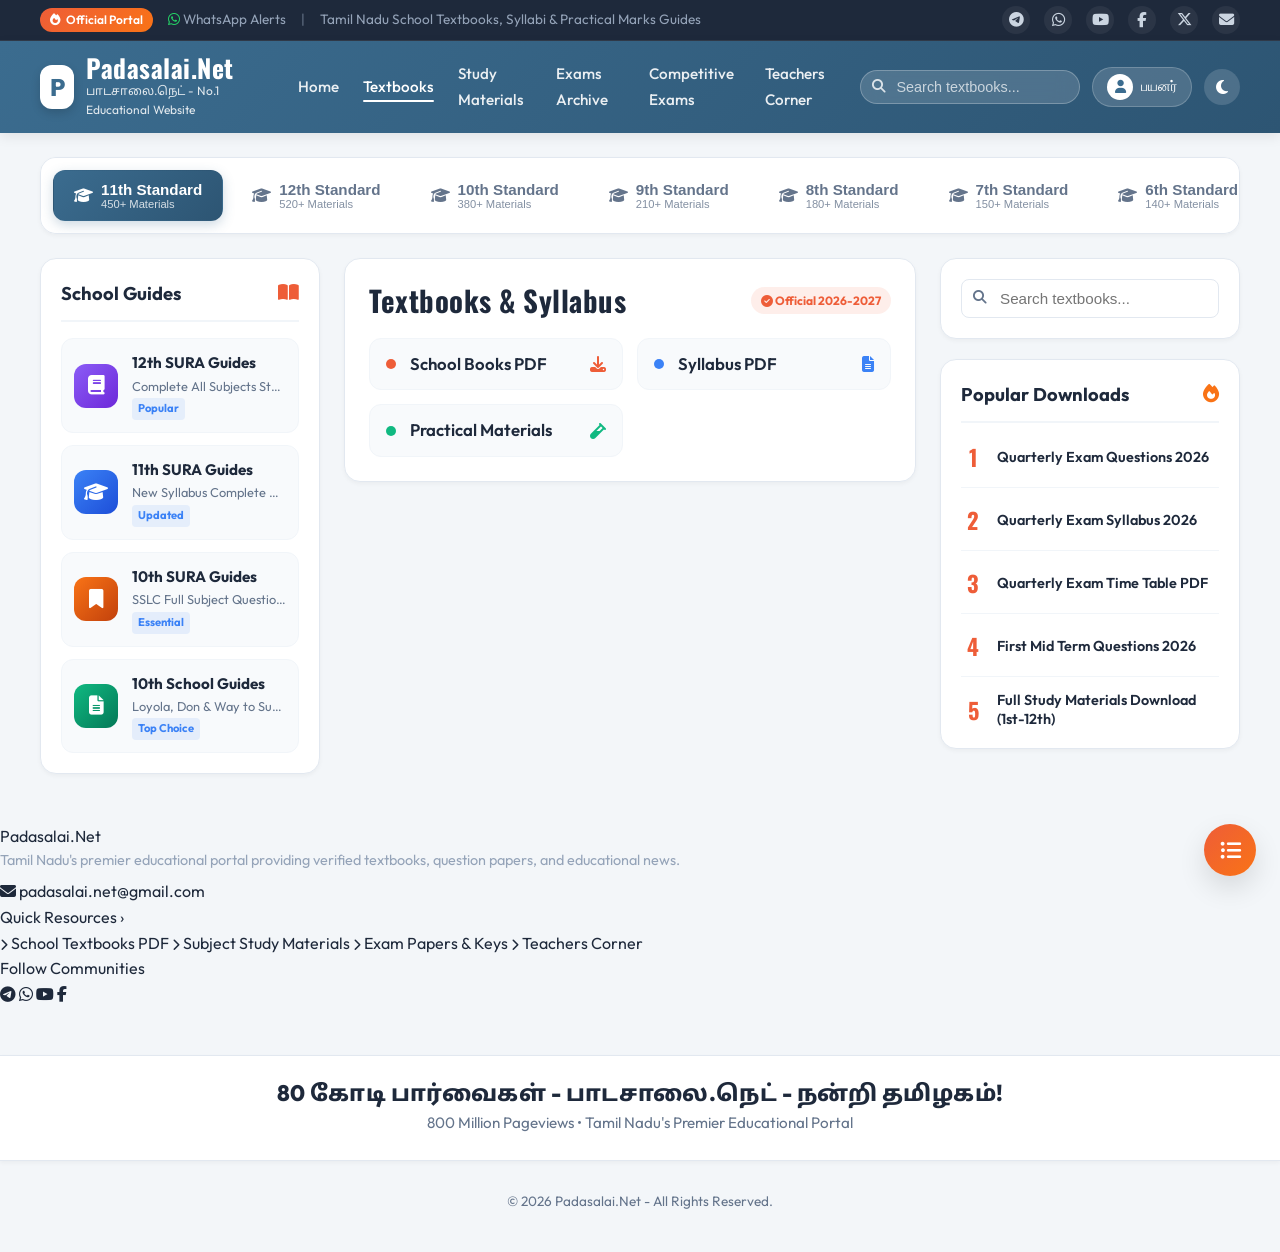
<file: books.html>
<!DOCTYPE html>
<html lang="en">
<head>
  <meta charset="UTF-8">
  <meta name="viewport" content="width=device-width, initial-scale=1.0">
  <title>Padasalai.Net - School Textbooks & Syllabus</title>
  
  <!-- Google Fonts & FontAwesome Icons -->
  <link rel="preconnect" href="https://fonts.googleapis.com">
  <link rel="preconnect" href="https://fonts.gstatic.com" crossorigin>
  <link href="https://fonts.googleapis.com/css2?family=Noto+Sans+Tamil:wght@400;600;700;800&family=Oswald:wght@500;600;700&family=Outfit:wght@400;500;600;700;800&display=swap" rel="stylesheet">
  <link rel="stylesheet" href="https://cdnjs.cloudflare.com/ajax/libs/font-awesome/6.5.1/css/all.min.css">
  
  <!-- Custom Styles -->
  <link rel="stylesheet" href="styles.css">
</head>
<body>

  <!-- Top Social & Support Ribbon -->
  <div class="top-social-ribbon">
    <div class="ribbon-container">
      <div class="ribbon-left">
        <span class="ribbon-badge"><i class="fas fa-fire"></i> Official Portal</span>
        <a href="https://whatsapp.com/channel/0029VaAqUqk9Bb672tBn033m" target="_blank" class="ribbon-helpline">
          <i class="fab fa-whatsapp" style="color: #25D366;"></i> WhatsApp Alerts
        </a>
        <span style="opacity: 0.6;">|</span>
        <span>Tamil Nadu School Textbooks, Syllabi & Practical Marks Guides</span>
      </div>
      <div class="ribbon-socials">
        <a href="https://t.me/Padasalai_official" target="_blank" class="social-icon-btn"><i class="fab fa-telegram-plane"></i></a>
        <a href="https://whatsapp.com/channel/0029VaAqUqk9Bb672tBn033m" target="_blank" class="social-icon-btn"><i class="fab fa-whatsapp"></i></a>
        <a href="https://www.youtube.com/@Padasalai-net" target="_blank" class="social-icon-btn"><i class="fab fa-youtube"></i></a>
        <a href="https://www.facebook.com/padasalai.net" target="_blank" class="social-icon-btn"><i class="fab fa-facebook-f"></i></a>
        <a href="https://x.com/PadasalaiNet" target="_blank" class="social-icon-btn"><i class="fab fa-x-twitter"></i></a>
        <a href="mailto:padasalai.net@gmail.com" class="social-icon-btn"><i class="fas fa-envelope"></i></a>
      </div>
    </div>
  </div>

  <!-- Top Slate-Blue Header Bar -->
  <header class="header-navigation">
    <div class="nav-container">
      <a href="index.html" class="brand-logo">
        <div class="brand-icon">P</div>
        <div class="brand-titles">
          <span class="brand-name">Padasalai.Net</span>
          <span class="brand-sub">பாடசாலை.நெட் - No.1 Educational Website</span>
        </div>
      </a>

      <!-- Header Navigation Links -->
      <ul class="nav-menu-links">
        <li><a href="index.html" class="nav-link">Home</a></li>
        <li><a href="books.html" class="nav-link active">Textbooks</a></li>
        <li><a href="study-materials.html" class="nav-link">Study Materials</a></li>
        <li><a href="exams.html" class="nav-link">Exams Archive</a></li>
        <li><a href="competitive-exams.html" class="nav-link">Competitive Exams</a></li>
        <li><a href="teachers-corner.html" class="nav-link">Teachers Corner</a></li>
      </ul>

      <!-- Right Header Actions -->
      <div class="header-actions">
        <div class="header-search-bar">
          <input type="text" id="searchInputHeader" class="header-search-input" placeholder="Search textbooks...">
          <i class="fas fa-search header-search-icon"></i>
        </div>
        <button id="userProfileBtn" class="user-profile-btn" title="User Profile / Bookmarks">
          <div class="user-avatar-circle"><i class="fas fa-user"></i></div>
          <span>பயனர்</span>
        </button>
        <button id="themeToggleBtn" class="theme-toggle-btn" title="Toggle Theme">
          <i class="fas fa-moon"></i>
        </button>
      </div>
    </div>
  </header>

  <!-- Main Container -->
  <div class="main-wrapper">

    <!-- Class Selector Tabs Bar -->
    <div class="class-tabs-container" id="classTabsContainer">
      <!-- Injected dynamically by JS -->
    </div>

    <!-- 3-Column Content Grid -->
    <div class="content-grid-layout">

      <!-- LEFT SIDEBAR -->
      <aside class="left-sidebar">
        <div class="card-widget">
          <div class="widget-title-bar">
            <span>School Guides</span>
            <i class="fas fa-book-open" style="color: var(--accent-coral);"></i>
          </div>
          <div class="guide-list-items" id="schoolGuidesContainer">
            <!-- Injected dynamically by JS -->
          </div>
        </div>
      </aside>

      <!-- MAIN BODY CONTENT -->
      <main class="main-content-body">
        <!-- Section: School Books & Syllabus -->
        <section class="section-card" id="sec-books">
          <div class="section-header">
            <h2 class="section-header-title">Textbooks & Syllabus</h2>
            <span class="bullet-badge"><i class="fas fa-check-circle"></i> Official 2026-2027</span>
          </div>

          <div style="display: grid; grid-template-columns: repeat(auto-fit, minmax(200px, 1fr)); gap: 14px;">
            <a href="#" target="_blank" class="bullet-link-item">
              <div class="bullet-dot" style="background: var(--accent-coral);"></div>
              <span class="bullet-link-text">School Books PDF</span>
              <i class="fas fa-download" style="color: var(--accent-coral);"></i>
            </a>

            <a href="#" target="_blank" class="bullet-link-item">
              <div class="bullet-dot" style="background: var(--accent-blue);"></div>
              <span class="bullet-link-text">Syllabus PDF</span>
              <i class="fas fa-file-alt" style="color: var(--accent-blue);"></i>
            </a>

            <a href="#" target="_blank" class="bullet-link-item">
              <div class="bullet-dot" style="background: var(--accent-emerald);"></div>
              <span class="bullet-link-text">Practical Materials</span>
              <i class="fas fa-vial" style="color: var(--accent-emerald);"></i>
            </a>
          </div>
        </section>
      </main>

      <!-- RIGHT SIDEBAR -->
      <aside class="right-sidebar">
        <div class="card-widget">
          <div class="sidebar-search-box">
            <input type="text" id="searchInputSidebar" class="sidebar-search-input" placeholder="Search textbooks...">
            <i class="fas fa-search header-search-icon" style="left: 12px; color: var(--text-muted);"></i>
          </div>
        </div>

        <div class="card-widget">
          <div class="widget-title-bar">
            <span>Popular Downloads</span>
            <i class="fas fa-fire" style="color: var(--accent-orange);"></i>
          </div>
          <div class="popular-posts-list" id="popularPostsContainer">
            <!-- Injected dynamically by JS -->
          </div>
        </div>
      </aside>

    </div><!-- /content-grid-layout -->

  </div><!-- /main-wrapper -->

  <!-- Skillba-Style Multi-Column Quick Navigation Footer -->
  <div class="block quickNav" style="margin-top: 50px;">
    <div class="quickNav-wrapper">
      <div class="navCol">
        <div class="navText">Padasalai.Net</div>
        <p style="font-size: 0.9rem; color: #94a3b8; line-height: 1.5;">Tamil Nadu's premier educational portal providing verified textbooks, question papers, and educational news.</p>
        <div style="margin-top: 8px;">
          <a href="mailto:padasalai.net@gmail.com"><i class="fas fa-envelope"></i> padasalai.net@gmail.com</a>
        </div>
      </div>

      <div class="navCol">
        <div class="navText">Quick Resources ›</div>
        <a href="books.html"><i class="fas fa-chevron-right" style="font-size: 0.75rem;"></i> School Textbooks PDF</a>
        <a href="study-materials.html"><i class="fas fa-chevron-right" style="font-size: 0.75rem;"></i> Subject Study Materials</a>
        <a href="exams.html"><i class="fas fa-chevron-right" style="font-size: 0.75rem;"></i> Exam Papers & Keys</a>
        <a href="teachers-corner.html"><i class="fas fa-chevron-right" style="font-size: 0.75rem;"></i> Teachers Corner</a>
      </div>

      <div class="navCol">
        <div class="navText">Follow Communities</div>
        <div class="quickNav-socials">
          <a href="https://t.me/Padasalai_official" target="_blank"><i class="fab fa-telegram-plane"></i></a>
          <a href="https://whatsapp.com/channel/0029VaAqUqk9Bb672tBn033m" target="_blank"><i class="fab fa-whatsapp"></i></a>
          <a href="https://www.youtube.com/@Padasalai-net" target="_blank"><i class="fab fa-youtube"></i></a>
          <a href="https://www.facebook.com/padasalai.net" target="_blank"><i class="fab fa-facebook-f"></i></a>
        </div>
      </div>
    </div>
  </div>

  <!-- Signature Tamil Footer Banner -->
  <div class="tamil-footer-banner">
    <h3 class="tamil-banner-text">80 கோடி பார்வைகள் - பாடசாலை.நெட் - நன்றி தமிழகம்!</h3>
    <p class="tamil-subtext">800 Million Pageviews • Tamil Nadu's Premier Educational Portal</p>
  </div>

  <!-- Footer Info -->
  <footer class="site-footer" id="sec-contact">
    <p>© 2026 Padasalai.Net - All Rights Reserved.</p>
  </footer>

  <!-- Floating TOC Accordion Widget -->
  <div class="floating-toc-widget">
    <button id="tocToggleBtn" class="toc-toggle-btn" title="Quick Table of Contents">
      <i class="fas fa-list-ul"></i>
    </button>
    <div id="tocPopover" class="toc-popover">
      <div style="font-weight: 700; font-size: 0.9rem; color: var(--text-muted); margin-bottom: 6px; padding-bottom: 6px; border-bottom: 1px solid var(--border-subtle);">
        QUICK CONTENTS
      </div>
      <div id="tocListContainer">
        <!-- Injected dynamically by JS -->
      </div>
    </div>
  </div>

  <!-- Glassmorphic PDF Reader / Download Modal -->
  <div id="pdfModalBackdrop" class="modal-backdrop">
    <div class="pdf-modal-box">
      <button id="modalCloseBtn" class="modal-close-btn" title="Close"><i class="fas fa-times"></i></button>
      <div style="display: flex; gap: 16px; align-items: flex-start;">
        <div class="modal-header-icon"><i class="fas fa-file-pdf"></i></div>
        <div style="flex: 1;">
          <span id="modalCategory" class="bullet-badge" style="margin-bottom: 6px; display: inline-block;">Category</span>
          <h3 id="modalTitle" style="font-size: 1.25rem; line-height: 1.3; color: var(--text-main);">Resource Title</h3>
        </div>
      </div>
      <div style="background: var(--bg-card-subtle); padding: 14px; border-radius: var(--radius-md); font-size: 0.88rem; color: var(--text-muted); border: 1px solid var(--border-subtle);">
        <p><i class="fas fa-shield-alt" style="color: var(--accent-emerald);"></i> Verified Safe Educational Download.</p>
      </div>
      <div class="modal-actions-bar">
        <a id="modalLink" href="#" target="_blank" class="btn-download-primary"><i class="fas fa-download"></i> Download PDF</a>
        <button id="modalBookmarkBtn" class="btn-bookmark-secondary"><i class="far fa-bookmark"></i> Bookmark</button>
      </div>
    </div>
  </div>

  <!-- Profile & Bookmarks Popover Modal -->
  <div id="profileModalBackdrop" class="modal-backdrop">
    <div class="pdf-modal-box" style="max-width: 500px;">
      <button id="profileModalCloseBtn" class="modal-close-btn" title="Close"><i class="fas fa-times"></i></button>
      <div style="display: flex; gap: 16px; align-items: center; border-bottom: 2px solid var(--border-subtle); padding-bottom: 12px; margin-bottom: 16px;">
        <div class="modal-header-icon" style="width: 48px; height: 48px; font-size: 1.3rem;"><i class="fas fa-user-circle"></i></div>
        <div style="flex: 1; min-width: 0;">
          <h3 style="font-size: 1.15rem; font-weight: 700; color: var(--text-main);">சுயவிவரம் (Profile Manager)</h3>
          <p style="font-size: 0.8rem; color: var(--text-muted);">View and manage your bookmarked resources</p>
        </div>
      </div>
      <div>
        <h4 style="font-size: 0.95rem; font-weight: 700; margin-bottom: 10px; color: var(--text-main); display: flex; align-items: center; gap: 6px;"><i class="fas fa-bookmark" style="color: var(--accent-coral);"></i> <span>Saved Bookmarks</span></h4>
        <div id="profileBookmarksList" style="max-height: 260px; overflow-y: auto; padding-right: 4px;"></div>
      </div>
    </div>
  </div>

  <!-- JavaScript Datasets & Logic -->
  <script src="data.js"></script>
  <script src="app.js"></script>
</body>
</html>
</file>
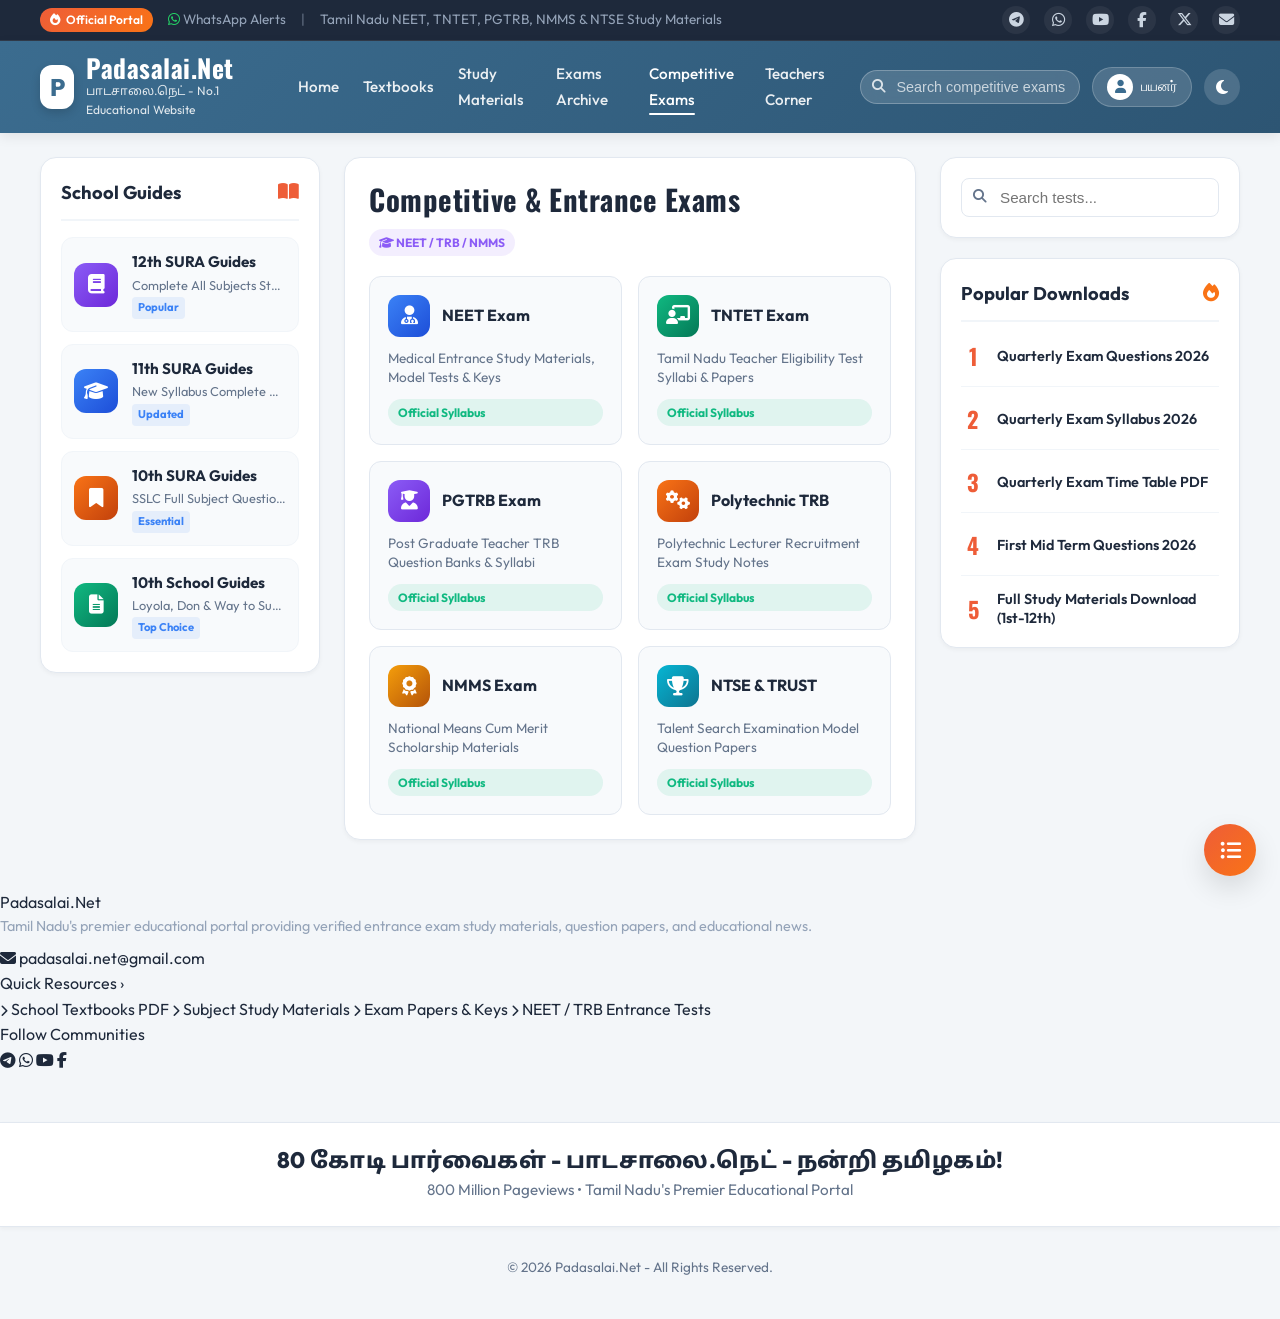
<file: competitive-exams.html>
<!DOCTYPE html>
<html lang="en">
<head>
  <meta charset="UTF-8">
  <meta name="viewport" content="width=device-width, initial-scale=1.0">
  <title>Padasalai.Net - Competitive & Entrance Exams</title>
  
  <!-- Google Fonts & FontAwesome Icons -->
  <link rel="preconnect" href="https://fonts.googleapis.com">
  <link rel="preconnect" href="https://fonts.gstatic.com" crossorigin>
  <link href="https://fonts.googleapis.com/css2?family=Noto+Sans+Tamil:wght@400;600;700;800&family=Oswald:wght@500;600;700&family=Outfit:wght@400;500;600;700;800&display=swap" rel="stylesheet">
  <link rel="stylesheet" href="https://cdnjs.cloudflare.com/ajax/libs/font-awesome/6.5.1/css/all.min.css">
  
  <!-- Custom Styles -->
  <link rel="stylesheet" href="styles.css">
</head>
<body>

  <!-- Top Social & Support Ribbon -->
  <div class="top-social-ribbon">
    <div class="ribbon-container">
      <div class="ribbon-left">
        <span class="ribbon-badge"><i class="fas fa-fire"></i> Official Portal</span>
        <a href="https://whatsapp.com/channel/0029VaAqUqk9Bb672tBn033m" target="_blank" class="ribbon-helpline">
          <i class="fab fa-whatsapp" style="color: #25D366;"></i> WhatsApp Alerts
        </a>
        <span style="opacity: 0.6;">|</span>
        <span>Tamil Nadu NEET, TNTET, PGTRB, NMMS & NTSE Study Materials</span>
      </div>
      <div class="ribbon-socials">
        <a href="https://t.me/Padasalai_official" target="_blank" class="social-icon-btn"><i class="fab fa-telegram-plane"></i></a>
        <a href="https://whatsapp.com/channel/0029VaAqUqk9Bb672tBn033m" target="_blank" class="social-icon-btn"><i class="fab fa-whatsapp"></i></a>
        <a href="https://www.youtube.com/@Padasalai-net" target="_blank" class="social-icon-btn"><i class="fab fa-youtube"></i></a>
        <a href="https://www.facebook.com/padasalai.net" target="_blank" class="social-icon-btn"><i class="fab fa-facebook-f"></i></a>
        <a href="https://x.com/PadasalaiNet" target="_blank" class="social-icon-btn"><i class="fab fa-x-twitter"></i></a>
        <a href="mailto:padasalai.net@gmail.com" class="social-icon-btn"><i class="fas fa-envelope"></i></a>
      </div>
    </div>
  </div>

  <!-- Top Slate-Blue Header Bar -->
  <header class="header-navigation">
    <div class="nav-container">
      <a href="index.html" class="brand-logo">
        <div class="brand-icon">P</div>
        <div class="brand-titles">
          <span class="brand-name">Padasalai.Net</span>
          <span class="brand-sub">பாடசாலை.நெட் - No.1 Educational Website</span>
        </div>
      </a>

      <!-- Header Navigation Links -->
      <ul class="nav-menu-links">
        <li><a href="index.html" class="nav-link">Home</a></li>
        <li><a href="books.html" class="nav-link">Textbooks</a></li>
        <li><a href="study-materials.html" class="nav-link">Study Materials</a></li>
        <li><a href="exams.html" class="nav-link">Exams Archive</a></li>
        <li><a href="competitive-exams.html" class="nav-link active">Competitive Exams</a></li>
        <li><a href="teachers-corner.html" class="nav-link">Teachers Corner</a></li>
      </ul>

      <!-- Right Header Actions -->
      <div class="header-actions">
        <div class="header-search-bar">
          <input type="text" id="searchInputHeader" class="header-search-input" placeholder="Search competitive exams...">
          <i class="fas fa-search header-search-icon"></i>
        </div>
        <button id="userProfileBtn" class="user-profile-btn" title="User Profile / Bookmarks">
          <div class="user-avatar-circle"><i class="fas fa-user"></i></div>
          <span>பயனர்</span>
        </button>
        <button id="themeToggleBtn" class="theme-toggle-btn" title="Toggle Theme">
          <i class="fas fa-moon"></i>
        </button>
      </div>
    </div>
  </header>

  <!-- Main Container -->
  <div class="main-wrapper">

    <!-- 3-Column Content Grid -->
    <div class="content-grid-layout" style="margin-top: 24px;">

      <!-- LEFT SIDEBAR -->
      <aside class="left-sidebar">
        <div class="card-widget">
          <div class="widget-title-bar">
            <span>School Guides</span>
            <i class="fas fa-book-open" style="color: var(--accent-coral);"></i>
          </div>
          <div class="guide-list-items" id="schoolGuidesContainer">
            <!-- Injected dynamically by JS -->
          </div>
        </div>
      </aside>

      <!-- MAIN BODY CONTENT -->
      <main class="main-content-body">
        <!-- Section: Competitive & Entrance Exams -->
        <section class="section-card" id="sec-exams">
          <div class="section-header">
            <h2 class="section-header-title">Competitive & Entrance Exams</h2>
            <span class="bullet-badge" style="background: rgba(139,92,246,0.1); color: var(--accent-violet);"><i class="fas fa-graduation-cap"></i> NEET / TRB / NMMS</span>
          </div>

          <div class="subjects-grid" id="competitiveExamsGrid">
            <!-- Injected dynamically by JS -->
          </div>
        </section>
      </main>

      <!-- RIGHT SIDEBAR -->
      <aside class="right-sidebar">
        <div class="card-widget">
          <div class="sidebar-search-box">
            <input type="text" id="searchInputSidebar" class="sidebar-search-input" placeholder="Search tests...">
            <i class="fas fa-search header-search-icon" style="left: 12px; color: var(--text-muted);"></i>
          </div>
        </div>

        <div class="card-widget">
          <div class="widget-title-bar">
            <span>Popular Downloads</span>
            <i class="fas fa-fire" style="color: var(--accent-orange);"></i>
          </div>
          <div class="popular-posts-list" id="popularPostsContainer">
            <!-- Injected dynamically by JS -->
          </div>
        </div>
      </aside>

    </div><!-- /content-grid-layout -->

  </div><!-- /main-wrapper -->

  <!-- Skillba-Style Multi-Column Quick Navigation Footer -->
  <div class="block quickNav" style="margin-top: 50px;">
    <div class="quickNav-wrapper">
      <div class="navCol">
        <div class="navText">Padasalai.Net</div>
        <p style="font-size: 0.9rem; color: #94a3b8; line-height: 1.5;">Tamil Nadu's premier educational portal providing verified entrance exam study materials, question papers, and educational news.</p>
        <div style="margin-top: 8px;">
          <a href="mailto:padasalai.net@gmail.com"><i class="fas fa-envelope"></i> padasalai.net@gmail.com</a>
        </div>
      </div>

      <div class="navCol">
        <div class="navText">Quick Resources ›</div>
        <a href="books.html"><i class="fas fa-chevron-right" style="font-size: 0.75rem;"></i> School Textbooks PDF</a>
        <a href="study-materials.html"><i class="fas fa-chevron-right" style="font-size: 0.75rem;"></i> Subject Study Materials</a>
        <a href="exams.html"><i class="fas fa-chevron-right" style="font-size: 0.75rem;"></i> Exam Papers & Keys</a>
        <a href="competitive-exams.html"><i class="fas fa-chevron-right" style="font-size: 0.75rem;"></i> NEET / TRB Entrance Tests</a>
      </div>

      <div class="navCol">
        <div class="navText">Follow Communities</div>
        <div class="quickNav-socials">
          <a href="https://t.me/Padasalai_official" target="_blank"><i class="fab fa-telegram-plane"></i></a>
          <a href="https://whatsapp.com/channel/0029VaAqUqk9Bb672tBn033m" target="_blank"><i class="fab fa-whatsapp"></i></a>
          <a href="https://www.youtube.com/@Padasalai-net" target="_blank"><i class="fab fa-youtube"></i></a>
          <a href="https://www.facebook.com/padasalai.net" target="_blank"><i class="fab fa-facebook-f"></i></a>
        </div>
      </div>
    </div>
  </div>

  <!-- Signature Tamil Footer Banner -->
  <div class="tamil-footer-banner">
    <h3 class="tamil-banner-text">80 கோடி பார்வைகள் - பாடசாலை.நெட் - நன்றி தமிழகம்!</h3>
    <p class="tamil-subtext">800 Million Pageviews • Tamil Nadu's Premier Educational Portal</p>
  </div>

  <!-- Footer Info -->
  <footer class="site-footer" id="sec-contact">
    <p>© 2026 Padasalai.Net - All Rights Reserved.</p>
  </footer>

  <!-- Floating TOC Accordion Widget -->
  <div class="floating-toc-widget">
    <button id="tocToggleBtn" class="toc-toggle-btn" title="Quick Table of Contents">
      <i class="fas fa-list-ul"></i>
    </button>
    <div id="tocPopover" class="toc-popover">
      <div style="font-weight: 700; font-size: 0.9rem; color: var(--text-muted); margin-bottom: 6px; padding-bottom: 6px; border-bottom: 1px solid var(--border-subtle);">
        QUICK CONTENTS
      </div>
      <div id="tocListContainer">
        <!-- Injected dynamically by JS -->
      </div>
    </div>
  </div>

  <!-- Glassmorphic PDF Reader / Download Modal -->
  <div id="pdfModalBackdrop" class="modal-backdrop">
    <div class="pdf-modal-box">
      <button id="modalCloseBtn" class="modal-close-btn" title="Close"><i class="fas fa-times"></i></button>
      <div style="display: flex; gap: 16px; align-items: flex-start;">
        <div class="modal-header-icon"><i class="fas fa-file-pdf"></i></div>
        <div style="flex: 1;">
          <span id="modalCategory" class="bullet-badge" style="margin-bottom: 6px; display: inline-block;">Category</span>
          <h3 id="modalTitle" style="font-size: 1.25rem; line-height: 1.3; color: var(--text-main);">Resource Title</h3>
        </div>
      </div>
      <div style="background: var(--bg-card-subtle); padding: 14px; border-radius: var(--radius-md); font-size: 0.88rem; color: var(--text-muted); border: 1px solid var(--border-subtle);">
        <p><i class="fas fa-shield-alt" style="color: var(--accent-emerald);"></i> Verified Safe Educational Download.</p>
      </div>
      <div class="modal-actions-bar">
        <a id="modalLink" href="#" target="_blank" class="btn-download-primary"><i class="fas fa-download"></i> Download PDF</a>
        <button id="modalBookmarkBtn" class="btn-bookmark-secondary"><i class="far fa-bookmark"></i> Bookmark</button>
      </div>
    </div>
  </div>

  <!-- Profile & Bookmarks Popover Modal -->
  <div id="profileModalBackdrop" class="modal-backdrop">
    <div class="pdf-modal-box" style="max-width: 500px;">
      <button id="profileModalCloseBtn" class="modal-close-btn" title="Close"><i class="fas fa-times"></i></button>
      <div style="display: flex; gap: 16px; align-items: center; border-bottom: 2px solid var(--border-subtle); padding-bottom: 12px; margin-bottom: 16px;">
        <div class="modal-header-icon" style="width: 48px; height: 48px; font-size: 1.3rem;"><i class="fas fa-user-circle"></i></div>
        <div style="flex: 1; min-width: 0;">
          <h3 style="font-size: 1.15rem; font-weight: 700; color: var(--text-main);">சுயவிவரம் (Profile Manager)</h3>
          <p style="font-size: 0.8rem; color: var(--text-muted);">View and manage your bookmarked resources</p>
        </div>
      </div>
      <div>
        <h4 style="font-size: 0.95rem; font-weight: 700; margin-bottom: 10px; color: var(--text-main); display: flex; align-items: center; gap: 6px;"><i class="fas fa-bookmark" style="color: var(--accent-coral);"></i> <span>Saved Bookmarks</span></h4>
        <div id="profileBookmarksList" style="max-height: 260px; overflow-y: auto; padding-right: 4px;"></div>
      </div>
    </div>
  </div>

  <!-- JavaScript Datasets & Logic -->
  <script src="data.js"></script>
  <script src="app.js"></script>
</body>
</html>
</file>
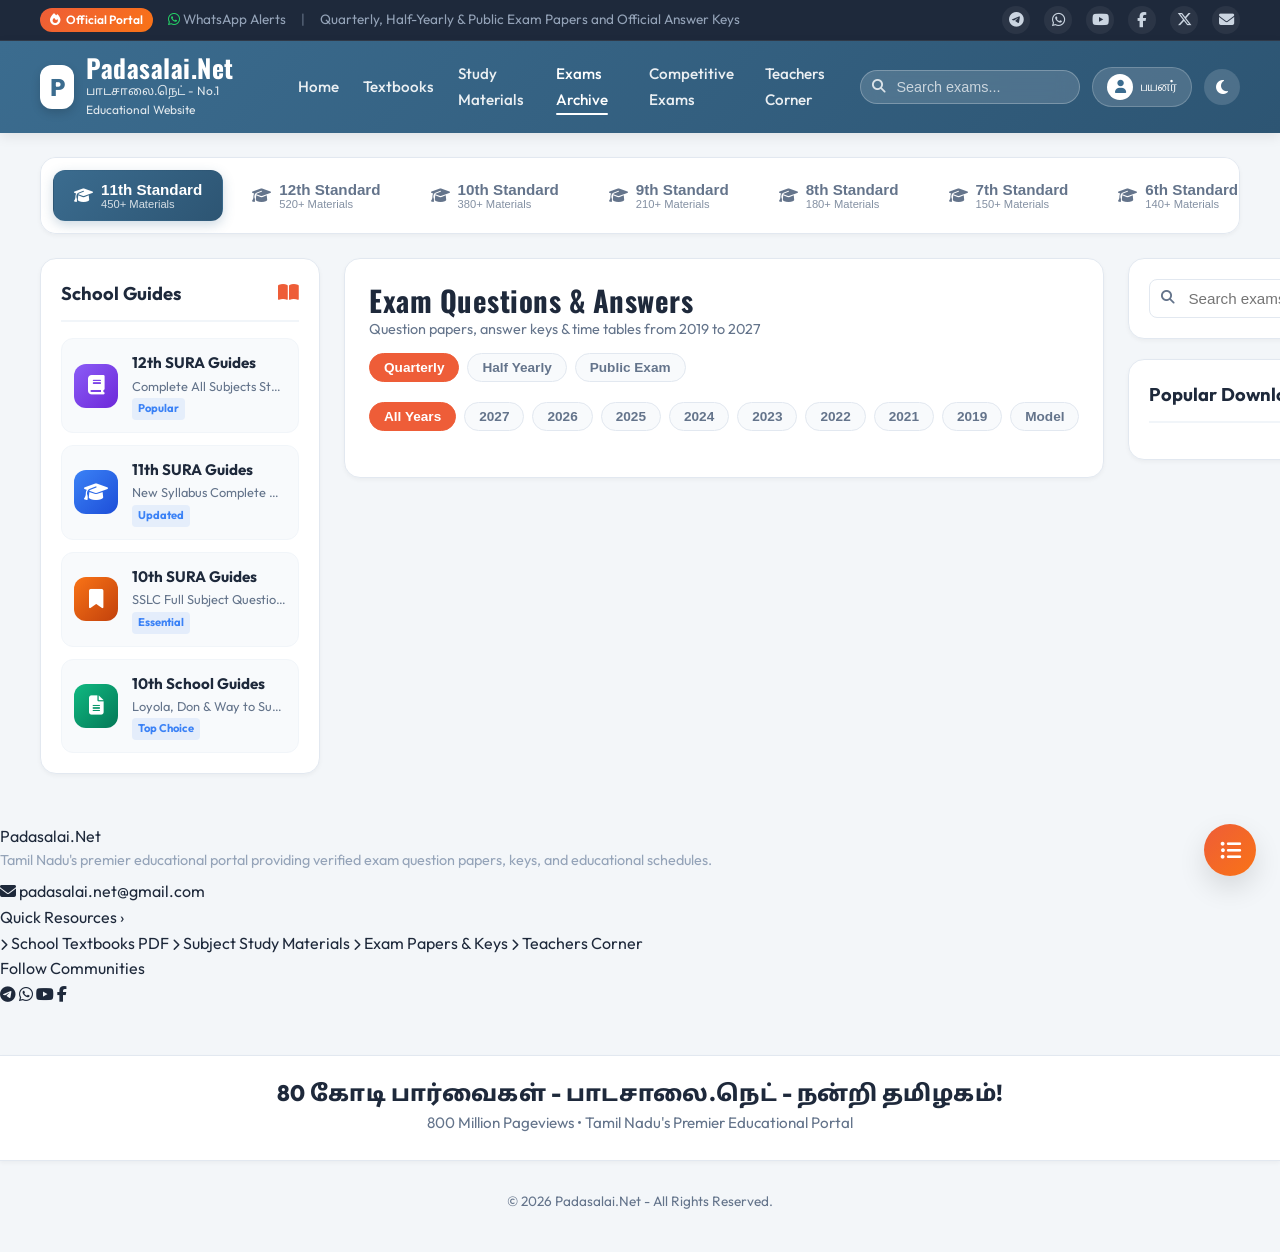
<file: exams.html>
<!DOCTYPE html>
<html lang="en">
<head>
  <meta charset="UTF-8">
  <meta name="viewport" content="width=device-width, initial-scale=1.0">
  <title>Padasalai.Net - Exam Question Papers Archive</title>
  
  <!-- Google Fonts & FontAwesome Icons -->
  <link rel="preconnect" href="https://fonts.googleapis.com">
  <link rel="preconnect" href="https://fonts.gstatic.com" crossorigin>
  <link href="https://fonts.googleapis.com/css2?family=Noto+Sans+Tamil:wght@400;600;700;800&family=Oswald:wght@500;600;700&family=Outfit:wght@400;500;600;700;800&display=swap" rel="stylesheet">
  <link rel="stylesheet" href="https://cdnjs.cloudflare.com/ajax/libs/font-awesome/6.5.1/css/all.min.css">
  
  <!-- Custom Styles -->
  <link rel="stylesheet" href="styles.css">
</head>
<body>

  <!-- Top Social & Support Ribbon -->
  <div class="top-social-ribbon">
    <div class="ribbon-container">
      <div class="ribbon-left">
        <span class="ribbon-badge"><i class="fas fa-fire"></i> Official Portal</span>
        <a href="https://whatsapp.com/channel/0029VaAqUqk9Bb672tBn033m" target="_blank" class="ribbon-helpline">
          <i class="fab fa-whatsapp" style="color: #25D366;"></i> WhatsApp Alerts
        </a>
        <span style="opacity: 0.6;">|</span>
        <span>Quarterly, Half-Yearly & Public Exam Papers and Official Answer Keys</span>
      </div>
      <div class="ribbon-socials">
        <a href="https://t.me/Padasalai_official" target="_blank" class="social-icon-btn"><i class="fab fa-telegram-plane"></i></a>
        <a href="https://whatsapp.com/channel/0029VaAqUqk9Bb672tBn033m" target="_blank" class="social-icon-btn"><i class="fab fa-whatsapp"></i></a>
        <a href="https://www.youtube.com/@Padasalai-net" target="_blank" class="social-icon-btn"><i class="fab fa-youtube"></i></a>
        <a href="https://www.facebook.com/padasalai.net" target="_blank" class="social-icon-btn"><i class="fab fa-facebook-f"></i></a>
        <a href="https://x.com/PadasalaiNet" target="_blank" class="social-icon-btn"><i class="fab fa-x-twitter"></i></a>
        <a href="mailto:padasalai.net@gmail.com" class="social-icon-btn"><i class="fas fa-envelope"></i></a>
      </div>
    </div>
  </div>

  <!-- Top Slate-Blue Header Bar -->
  <header class="header-navigation">
    <div class="nav-container">
      <a href="index.html" class="brand-logo">
        <div class="brand-icon">P</div>
        <div class="brand-titles">
          <span class="brand-name">Padasalai.Net</span>
          <span class="brand-sub">பாடசாலை.நெட் - No.1 Educational Website</span>
        </div>
      </a>

      <!-- Header Navigation Links -->
      <ul class="nav-menu-links">
        <li><a href="index.html" class="nav-link">Home</a></li>
        <li><a href="books.html" class="nav-link">Textbooks</a></li>
        <li><a href="study-materials.html" class="nav-link">Study Materials</a></li>
        <li><a href="exams.html" class="nav-link active">Exams Archive</a></li>
        <li><a href="competitive-exams.html" class="nav-link">Competitive Exams</a></li>
        <li><a href="teachers-corner.html" class="nav-link">Teachers Corner</a></li>
      </ul>

      <!-- Right Header Actions -->
      <div class="header-actions">
        <div class="header-search-bar">
          <input type="text" id="searchInputHeader" class="header-search-input" placeholder="Search exams...">
          <i class="fas fa-search header-search-icon"></i>
        </div>
        <button id="userProfileBtn" class="user-profile-btn" title="User Profile / Bookmarks">
          <div class="user-avatar-circle"><i class="fas fa-user"></i></div>
          <span>பயனர்</span>
        </button>
        <button id="themeToggleBtn" class="theme-toggle-btn" title="Toggle Theme">
          <i class="fas fa-moon"></i>
        </button>
      </div>
    </div>
  </header>

  <!-- Main Container -->
  <div class="main-wrapper">

    <!-- Class Selector Tabs Bar -->
    <div class="class-tabs-container" id="classTabsContainer">
      <!-- Injected dynamically by JS -->
    </div>

    <!-- 3-Column Content Grid -->
    <div class="content-grid-layout">

      <!-- LEFT SIDEBAR -->
      <aside class="left-sidebar">
        <div class="card-widget">
          <div class="widget-title-bar">
            <span>School Guides</span>
            <i class="fas fa-book-open" style="color: var(--accent-coral);"></i>
          </div>
          <div class="guide-list-items" id="schoolGuidesContainer">
            <!-- Injected dynamically by JS -->
          </div>
        </div>
      </aside>

      <!-- MAIN BODY CONTENT -->
      <main class="main-content-body">
        <!-- Section: Exam Question Papers Archive -->
        <section class="section-card" id="sec-quarterly">
          <div class="section-header">
            <div>
              <h2 class="section-header-title">Exam Questions & Answers</h2>
              <p style="font-size: 0.9rem; color: var(--text-muted);">Question papers, answer keys & time tables from 2019 to 2027</p>
            </div>

            <!-- Exam Category Switcher Tabs -->
            <div style="display: flex; gap: 8px;">
              <button class="year-pill active" data-exam-cat="quarterly">Quarterly</button>
              <button class="year-pill" data-exam-cat="halfYearly">Half Yearly</button>
              <button class="year-pill" data-exam-cat="publicExam">Public Exam</button>
            </div>
          </div>

          <!-- Exam Year Selector Pills -->
          <div class="year-pills-bar" id="examPillsContainer">
            <!-- Injected dynamically by JS -->
          </div>

          <!-- Bulleted Links List -->
          <ul class="bullet-links-list" id="examListContainer">
            <!-- Injected dynamically by JS -->
          </ul>
        </section>
      </main>

      <!-- RIGHT SIDEBAR -->
      <aside class="right-sidebar">
        <div class="card-widget">
          <div class="sidebar-search-box">
            <input type="text" id="searchInputSidebar" class="sidebar-search-input" placeholder="Search exams...">
            <i class="fas fa-search header-search-icon" style="left: 12px; color: var(--text-muted);"></i>
          </div>
        </div>

        <div class="card-widget">
          <div class="widget-title-bar">
            <span>Popular Downloads</span>
            <i class="fas fa-fire" style="color: var(--accent-orange);"></i>
          </div>
          <div class="popular-posts-list" id="popularPostsContainer">
            <!-- Injected dynamically by JS -->
          </div>
        </div>
      </aside>

    </div><!-- /content-grid-layout -->

  </div><!-- /main-wrapper -->

  <!-- Skillba-Style Multi-Column Quick Navigation Footer -->
  <div class="block quickNav" style="margin-top: 50px;">
    <div class="quickNav-wrapper">
      <div class="navCol">
        <div class="navText">Padasalai.Net</div>
        <p style="font-size: 0.9rem; color: #94a3b8; line-height: 1.5;">Tamil Nadu's premier educational portal providing verified exam question papers, keys, and educational schedules.</p>
        <div style="margin-top: 8px;">
          <a href="mailto:padasalai.net@gmail.com"><i class="fas fa-envelope"></i> padasalai.net@gmail.com</a>
        </div>
      </div>

      <div class="navCol">
        <div class="navText">Quick Resources ›</div>
        <a href="books.html"><i class="fas fa-chevron-right" style="font-size: 0.75rem;"></i> School Textbooks PDF</a>
        <a href="study-materials.html"><i class="fas fa-chevron-right" style="font-size: 0.75rem;"></i> Subject Study Materials</a>
        <a href="exams.html"><i class="fas fa-chevron-right" style="font-size: 0.75rem;"></i> Exam Papers & Keys</a>
        <a href="teachers-corner.html"><i class="fas fa-chevron-right" style="font-size: 0.75rem;"></i> Teachers Corner</a>
      </div>

      <div class="navCol">
        <div class="navText">Follow Communities</div>
        <div class="quickNav-socials">
          <a href="https://t.me/Padasalai_official" target="_blank"><i class="fab fa-telegram-plane"></i></a>
          <a href="https://whatsapp.com/channel/0029VaAqUqk9Bb672tBn033m" target="_blank"><i class="fab fa-whatsapp"></i></a>
          <a href="https://www.youtube.com/@Padasalai-net" target="_blank"><i class="fab fa-youtube"></i></a>
          <a href="https://www.facebook.com/padasalai.net" target="_blank"><i class="fab fa-facebook-f"></i></a>
        </div>
      </div>
    </div>
  </div>

  <!-- Signature Tamil Footer Banner -->
  <div class="tamil-footer-banner">
    <h3 class="tamil-banner-text">80 கோடி பார்வைகள் - பாடசாலை.நெட் - நன்றி தமிழகம்!</h3>
    <p class="tamil-subtext">800 Million Pageviews • Tamil Nadu's Premier Educational Portal</p>
  </div>

  <!-- Footer Info -->
  <footer class="site-footer" id="sec-contact">
    <p>© 2026 Padasalai.Net - All Rights Reserved.</p>
  </footer>

  <!-- Floating TOC Accordion Widget -->
  <div class="floating-toc-widget">
    <button id="tocToggleBtn" class="toc-toggle-btn" title="Quick Table of Contents">
      <i class="fas fa-list-ul"></i>
    </button>
    <div id="tocPopover" class="toc-popover">
      <div style="font-weight: 700; font-size: 0.9rem; color: var(--text-muted); margin-bottom: 6px; padding-bottom: 6px; border-bottom: 1px solid var(--border-subtle);">
        QUICK CONTENTS
      </div>
      <div id="tocListContainer">
        <!-- Injected dynamically by JS -->
      </div>
    </div>
  </div>

  <!-- Glassmorphic PDF Reader / Download Modal -->
  <div id="pdfModalBackdrop" class="modal-backdrop">
    <div class="pdf-modal-box">
      <button id="modalCloseBtn" class="modal-close-btn" title="Close"><i class="fas fa-times"></i></button>
      <div style="display: flex; gap: 16px; align-items: flex-start;">
        <div class="modal-header-icon"><i class="fas fa-file-pdf"></i></div>
        <div style="flex: 1;">
          <span id="modalCategory" class="bullet-badge" style="margin-bottom: 6px; display: inline-block;">Category</span>
          <h3 id="modalTitle" style="font-size: 1.25rem; line-height: 1.3; color: var(--text-main);">Resource Title</h3>
        </div>
      </div>
      <div style="background: var(--bg-card-subtle); padding: 14px; border-radius: var(--radius-md); font-size: 0.88rem; color: var(--text-muted); border: 1px solid var(--border-subtle);">
        <p><i class="fas fa-shield-alt" style="color: var(--accent-emerald);"></i> Verified Safe Educational Download.</p>
      </div>
      <div class="modal-actions-bar">
        <a id="modalLink" href="#" target="_blank" class="btn-download-primary"><i class="fas fa-download"></i> Download PDF</a>
        <button id="modalBookmarkBtn" class="btn-bookmark-secondary"><i class="far fa-bookmark"></i> Bookmark</button>
      </div>
    </div>
  </div>

  <!-- Profile & Bookmarks Popover Modal -->
  <div id="profileModalBackdrop" class="modal-backdrop">
    <div class="pdf-modal-box" style="max-width: 500px;">
      <button id="profileModalCloseBtn" class="modal-close-btn" title="Close"><i class="fas fa-times"></i></button>
      <div style="display: flex; gap: 16px; align-items: center; border-bottom: 2px solid var(--border-subtle); padding-bottom: 12px; margin-bottom: 16px;">
        <div class="modal-header-icon" style="width: 48px; height: 48px; font-size: 1.3rem;"><i class="fas fa-user-circle"></i></div>
        <div style="flex: 1; min-width: 0;">
          <h3 style="font-size: 1.15rem; font-weight: 700; color: var(--text-main);">சுயவிவரம் (Profile Manager)</h3>
          <p style="font-size: 0.8rem; color: var(--text-muted);">View and manage your bookmarked resources</p>
        </div>
      </div>
      <div>
        <h4 style="font-size: 0.95rem; font-weight: 700; margin-bottom: 10px; color: var(--text-main); display: flex; align-items: center; gap: 6px;"><i class="fas fa-bookmark" style="color: var(--accent-coral);"></i> <span>Saved Bookmarks</span></h4>
        <div id="profileBookmarksList" style="max-height: 260px; overflow-y: auto; padding-right: 4px;"></div>
      </div>
    </div>
  </div>

  <!-- JavaScript Datasets & Logic -->
  <script src="data.js"></script>
  <script src="app.js"></script>
</body>
</html>
</file>
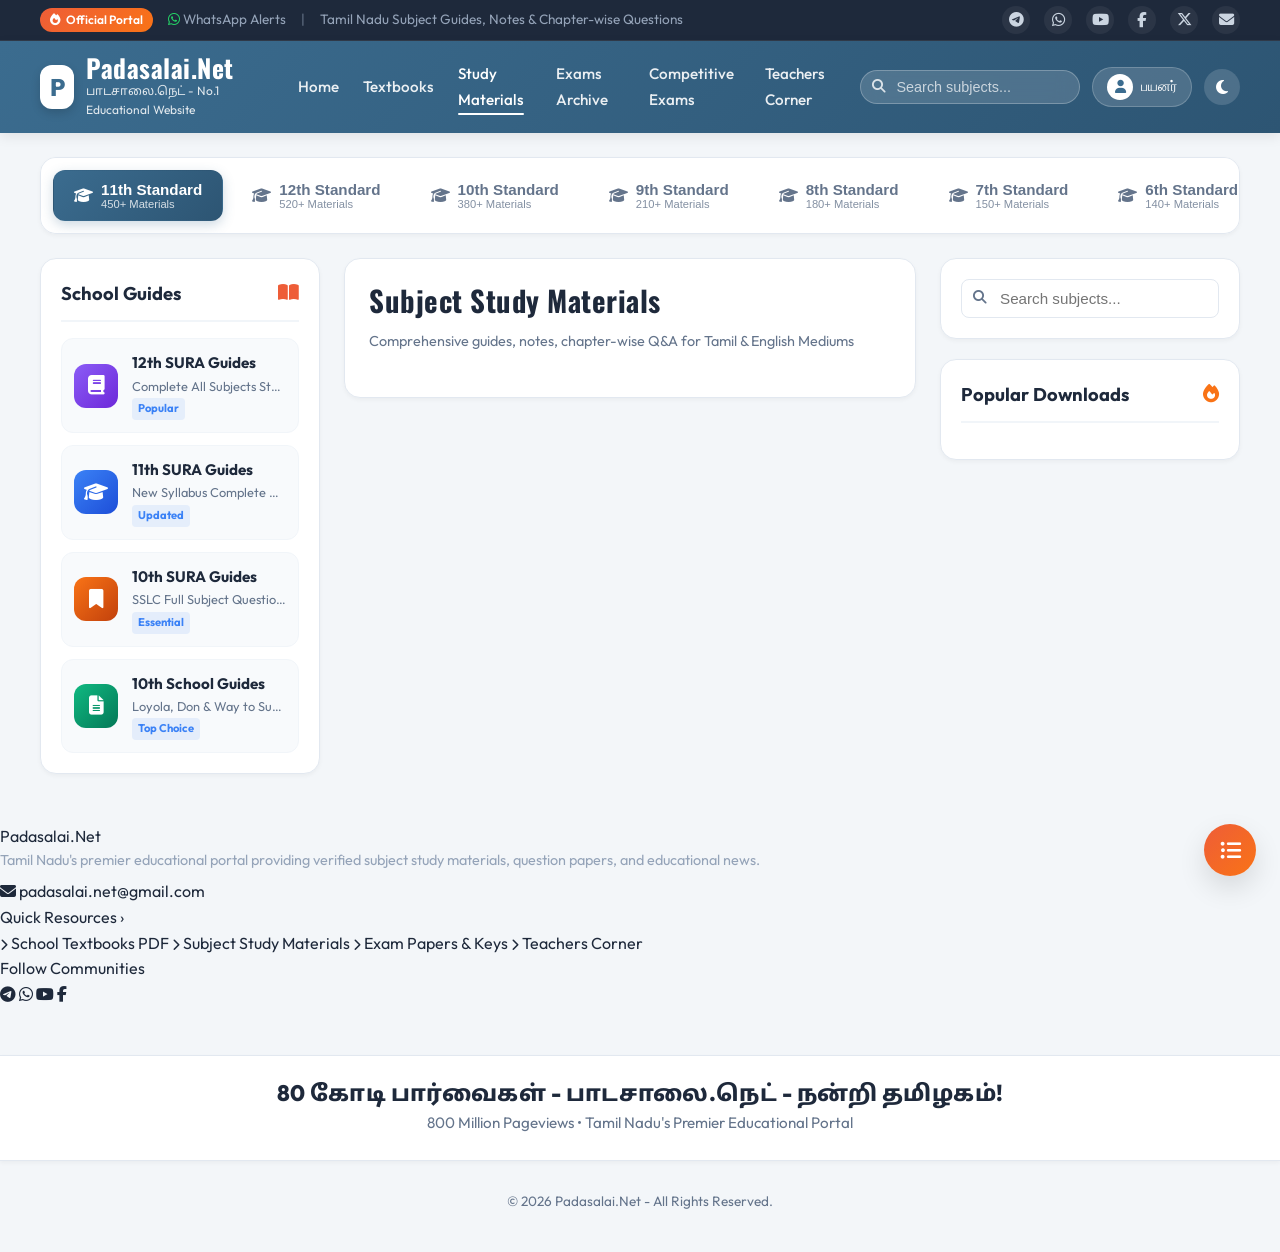
<file: study-materials.html>
<!DOCTYPE html>
<html lang="en">
<head>
  <meta charset="UTF-8">
  <meta name="viewport" content="width=device-width, initial-scale=1.0">
  <title>Padasalai.Net - Subject Study Materials</title>
  
  <!-- Google Fonts & FontAwesome Icons -->
  <link rel="preconnect" href="https://fonts.googleapis.com">
  <link rel="preconnect" href="https://fonts.gstatic.com" crossorigin>
  <link href="https://fonts.googleapis.com/css2?family=Noto+Sans+Tamil:wght@400;600;700;800&family=Oswald:wght@500;600;700&family=Outfit:wght@400;500;600;700;800&display=swap" rel="stylesheet">
  <link rel="stylesheet" href="https://cdnjs.cloudflare.com/ajax/libs/font-awesome/6.5.1/css/all.min.css">
  
  <!-- Custom Styles -->
  <link rel="stylesheet" href="styles.css">
</head>
<body>

  <!-- Top Social & Support Ribbon -->
  <div class="top-social-ribbon">
    <div class="ribbon-container">
      <div class="ribbon-left">
        <span class="ribbon-badge"><i class="fas fa-fire"></i> Official Portal</span>
        <a href="https://whatsapp.com/channel/0029VaAqUqk9Bb672tBn033m" target="_blank" class="ribbon-helpline">
          <i class="fab fa-whatsapp" style="color: #25D366;"></i> WhatsApp Alerts
        </a>
        <span style="opacity: 0.6;">|</span>
        <span>Tamil Nadu Subject Guides, Notes & Chapter-wise Questions</span>
      </div>
      <div class="ribbon-socials">
        <a href="https://t.me/Padasalai_official" target="_blank" class="social-icon-btn"><i class="fab fa-telegram-plane"></i></a>
        <a href="https://whatsapp.com/channel/0029VaAqUqk9Bb672tBn033m" target="_blank" class="social-icon-btn"><i class="fab fa-whatsapp"></i></a>
        <a href="https://www.youtube.com/@Padasalai-net" target="_blank" class="social-icon-btn"><i class="fab fa-youtube"></i></a>
        <a href="https://www.facebook.com/padasalai.net" target="_blank" class="social-icon-btn"><i class="fab fa-facebook-f"></i></a>
        <a href="https://x.com/PadasalaiNet" target="_blank" class="social-icon-btn"><i class="fab fa-x-twitter"></i></a>
        <a href="mailto:padasalai.net@gmail.com" class="social-icon-btn"><i class="fas fa-envelope"></i></a>
      </div>
    </div>
  </div>

  <!-- Top Slate-Blue Header Bar -->
  <header class="header-navigation">
    <div class="nav-container">
      <a href="index.html" class="brand-logo">
        <div class="brand-icon">P</div>
        <div class="brand-titles">
          <span class="brand-name">Padasalai.Net</span>
          <span class="brand-sub">பாடசாலை.நெட் - No.1 Educational Website</span>
        </div>
      </a>

      <!-- Header Navigation Links -->
      <ul class="nav-menu-links">
        <li><a href="index.html" class="nav-link">Home</a></li>
        <li><a href="books.html" class="nav-link">Textbooks</a></li>
        <li><a href="study-materials.html" class="nav-link active">Study Materials</a></li>
        <li><a href="exams.html" class="nav-link">Exams Archive</a></li>
        <li><a href="competitive-exams.html" class="nav-link">Competitive Exams</a></li>
        <li><a href="teachers-corner.html" class="nav-link">Teachers Corner</a></li>
      </ul>

      <!-- Right Header Actions -->
      <div class="header-actions">
        <div class="header-search-bar">
          <input type="text" id="searchInputHeader" class="header-search-input" placeholder="Search subjects...">
          <i class="fas fa-search header-search-icon"></i>
        </div>
        <button id="userProfileBtn" class="user-profile-btn" title="User Profile / Bookmarks">
          <div class="user-avatar-circle"><i class="fas fa-user"></i></div>
          <span>பயனர்</span>
        </button>
        <button id="themeToggleBtn" class="theme-toggle-btn" title="Toggle Theme">
          <i class="fas fa-moon"></i>
        </button>
      </div>
    </div>
  </header>

  <!-- Main Container -->
  <div class="main-wrapper">

    <!-- Class Selector Tabs Bar -->
    <div class="class-tabs-container" id="classTabsContainer">
      <!-- Injected dynamically by JS -->
    </div>

    <!-- 3-Column Content Grid -->
    <div class="content-grid-layout">

      <!-- LEFT SIDEBAR -->
      <aside class="left-sidebar">
        <div class="card-widget">
          <div class="widget-title-bar">
            <span>School Guides</span>
            <i class="fas fa-book-open" style="color: var(--accent-coral);"></i>
          </div>
          <div class="guide-list-items" id="schoolGuidesContainer">
            <!-- Injected dynamically by JS -->
          </div>
        </div>
      </aside>

      <!-- MAIN BODY CONTENT -->
      <main class="main-content-body">
        <!-- Section: Subject Study Materials Grid -->
        <section class="section-card" id="sec-study-materials">
          <div class="section-header">
            <h2 class="section-header-title">Subject Study Materials</h2>
            <p style="font-size: 0.9rem; color: var(--text-muted);">Comprehensive guides, notes, chapter-wise Q&A for Tamil & English Mediums</p>
          </div>

          <div class="subjects-grid" id="subjectsGrid">
            <!-- Injected dynamically by JS -->
          </div>
        </section>
      </main>

      <!-- RIGHT SIDEBAR -->
      <aside class="right-sidebar">
        <div class="card-widget">
          <div class="sidebar-search-box">
            <input type="text" id="searchInputSidebar" class="sidebar-search-input" placeholder="Search subjects...">
            <i class="fas fa-search header-search-icon" style="left: 12px; color: var(--text-muted);"></i>
          </div>
        </div>

        <div class="card-widget">
          <div class="widget-title-bar">
            <span>Popular Downloads</span>
            <i class="fas fa-fire" style="color: var(--accent-orange);"></i>
          </div>
          <div class="popular-posts-list" id="popularPostsContainer">
            <!-- Injected dynamically by JS -->
          </div>
        </div>
      </aside>

    </div><!-- /content-grid-layout -->

  </div><!-- /main-wrapper -->

  <!-- Skillba-Style Multi-Column Quick Navigation Footer -->
  <div class="block quickNav" style="margin-top: 50px;">
    <div class="quickNav-wrapper">
      <div class="navCol">
        <div class="navText">Padasalai.Net</div>
        <p style="font-size: 0.9rem; color: #94a3b8; line-height: 1.5;">Tamil Nadu's premier educational portal providing verified subject study materials, question papers, and educational news.</p>
        <div style="margin-top: 8px;">
          <a href="mailto:padasalai.net@gmail.com"><i class="fas fa-envelope"></i> padasalai.net@gmail.com</a>
        </div>
      </div>

      <div class="navCol">
        <div class="navText">Quick Resources ›</div>
        <a href="books.html"><i class="fas fa-chevron-right" style="font-size: 0.75rem;"></i> School Textbooks PDF</a>
        <a href="study-materials.html"><i class="fas fa-chevron-right" style="font-size: 0.75rem;"></i> Subject Study Materials</a>
        <a href="exams.html"><i class="fas fa-chevron-right" style="font-size: 0.75rem;"></i> Exam Papers & Keys</a>
        <a href="teachers-corner.html"><i class="fas fa-chevron-right" style="font-size: 0.75rem;"></i> Teachers Corner</a>
      </div>

      <div class="navCol">
        <div class="navText">Follow Communities</div>
        <div class="quickNav-socials">
          <a href="https://t.me/Padasalai_official" target="_blank"><i class="fab fa-telegram-plane"></i></a>
          <a href="https://whatsapp.com/channel/0029VaAqUqk9Bb672tBn033m" target="_blank"><i class="fab fa-whatsapp"></i></a>
          <a href="https://www.youtube.com/@Padasalai-net" target="_blank"><i class="fab fa-youtube"></i></a>
          <a href="https://www.facebook.com/padasalai.net" target="_blank"><i class="fab fa-facebook-f"></i></a>
        </div>
      </div>
    </div>
  </div>

  <!-- Signature Tamil Footer Banner -->
  <div class="tamil-footer-banner">
    <h3 class="tamil-banner-text">80 கோடி பார்வைகள் - பாடசாலை.நெட் - நன்றி தமிழகம்!</h3>
    <p class="tamil-subtext">800 Million Pageviews • Tamil Nadu's Premier Educational Portal</p>
  </div>

  <!-- Footer Info -->
  <footer class="site-footer" id="sec-contact">
    <p>© 2026 Padasalai.Net - All Rights Reserved.</p>
  </footer>

  <!-- Floating TOC Accordion Widget -->
  <div class="floating-toc-widget">
    <button id="tocToggleBtn" class="toc-toggle-btn" title="Quick Table of Contents">
      <i class="fas fa-list-ul"></i>
    </button>
    <div id="tocPopover" class="toc-popover">
      <div style="font-weight: 700; font-size: 0.9rem; color: var(--text-muted); margin-bottom: 6px; padding-bottom: 6px; border-bottom: 1px solid var(--border-subtle);">
        QUICK CONTENTS
      </div>
      <div id="tocListContainer">
        <!-- Injected dynamically by JS -->
      </div>
    </div>
  </div>

  <!-- Glassmorphic PDF Reader / Download Modal -->
  <div id="pdfModalBackdrop" class="modal-backdrop">
    <div class="pdf-modal-box">
      <button id="modalCloseBtn" class="modal-close-btn" title="Close"><i class="fas fa-times"></i></button>
      <div style="display: flex; gap: 16px; align-items: flex-start;">
        <div class="modal-header-icon"><i class="fas fa-file-pdf"></i></div>
        <div style="flex: 1;">
          <span id="modalCategory" class="bullet-badge" style="margin-bottom: 6px; display: inline-block;">Category</span>
          <h3 id="modalTitle" style="font-size: 1.25rem; line-height: 1.3; color: var(--text-main);">Resource Title</h3>
        </div>
      </div>
      <div style="background: var(--bg-card-subtle); padding: 14px; border-radius: var(--radius-md); font-size: 0.88rem; color: var(--text-muted); border: 1px solid var(--border-subtle);">
        <p><i class="fas fa-shield-alt" style="color: var(--accent-emerald);"></i> Verified Safe Educational Download.</p>
      </div>
      <div class="modal-actions-bar">
        <a id="modalLink" href="#" target="_blank" class="btn-download-primary"><i class="fas fa-download"></i> Download PDF</a>
        <button id="modalBookmarkBtn" class="btn-bookmark-secondary"><i class="far fa-bookmark"></i> Bookmark</button>
      </div>
    </div>
  </div>

  <!-- Profile & Bookmarks Popover Modal -->
  <div id="profileModalBackdrop" class="modal-backdrop">
    <div class="pdf-modal-box" style="max-width: 500px;">
      <button id="profileModalCloseBtn" class="modal-close-btn" title="Close"><i class="fas fa-times"></i></button>
      <div style="display: flex; gap: 16px; align-items: center; border-bottom: 2px solid var(--border-subtle); padding-bottom: 12px; margin-bottom: 16px;">
        <div class="modal-header-icon" style="width: 48px; height: 48px; font-size: 1.3rem;"><i class="fas fa-user-circle"></i></div>
        <div style="flex: 1; min-width: 0;">
          <h3 style="font-size: 1.15rem; font-weight: 700; color: var(--text-main);">சுயவிவரம் (Profile Manager)</h3>
          <p style="font-size: 0.8rem; color: var(--text-muted);">View and manage your bookmarked resources</p>
        </div>
      </div>
      <div>
        <h4 style="font-size: 0.95rem; font-weight: 700; margin-bottom: 10px; color: var(--text-main); display: flex; align-items: center; gap: 6px;"><i class="fas fa-bookmark" style="color: var(--accent-coral);"></i> <span>Saved Bookmarks</span></h4>
        <div id="profileBookmarksList" style="max-height: 260px; overflow-y: auto; padding-right: 4px;"></div>
      </div>
    </div>
  </div>

  <!-- JavaScript Datasets & Logic -->
  <script src="data.js"></script>
  <script src="app.js"></script>
</body>
</html>
</file>
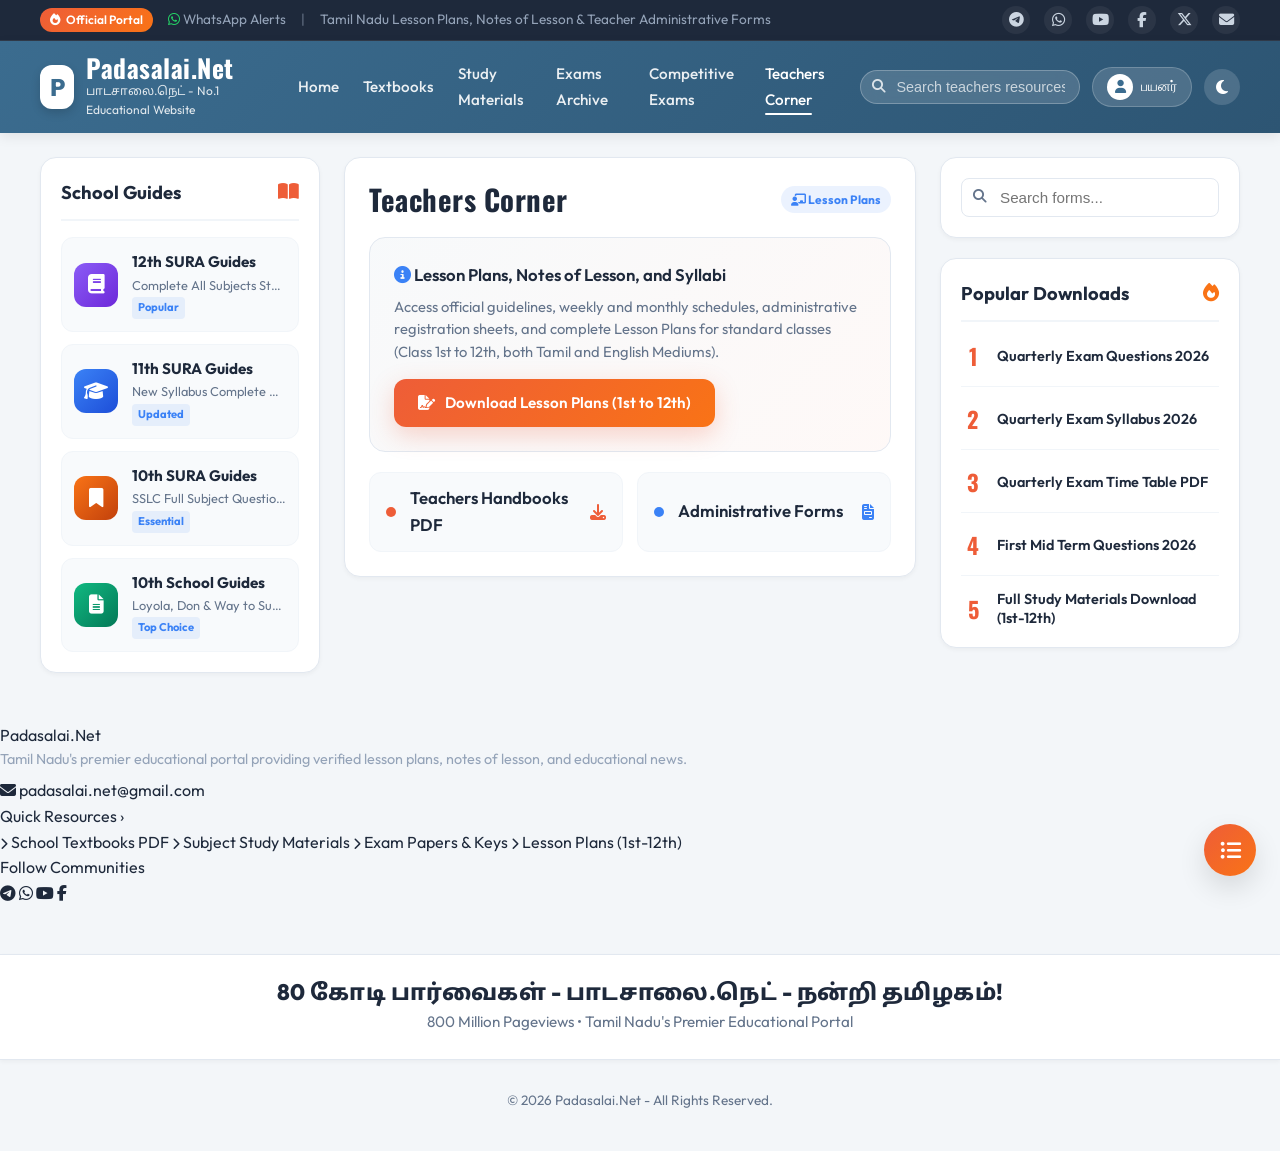
<file: teachers-corner.html>
<!DOCTYPE html>
<html lang="en">
<head>
  <meta charset="UTF-8">
  <meta name="viewport" content="width=device-width, initial-scale=1.0">
  <title>Padasalai.Net - Teachers Corner</title>
  
  <!-- Google Fonts & FontAwesome Icons -->
  <link rel="preconnect" href="https://fonts.googleapis.com">
  <link rel="preconnect" href="https://fonts.gstatic.com" crossorigin>
  <link href="https://fonts.googleapis.com/css2?family=Noto+Sans+Tamil:wght@400;600;700;800&family=Oswald:wght@500;600;700&family=Outfit:wght@400;500;600;700&display=swap" rel="stylesheet">
  <link rel="stylesheet" href="https://cdnjs.cloudflare.com/ajax/libs/font-awesome/6.5.1/css/all.min.css">
  
  <!-- Custom Styles -->
  <link rel="stylesheet" href="styles.css">
</head>
<body>

  <!-- Top Social & Support Ribbon -->
  <div class="top-social-ribbon">
    <div class="ribbon-container">
      <div class="ribbon-left">
        <span class="ribbon-badge"><i class="fas fa-fire"></i> Official Portal</span>
        <a href="https://whatsapp.com/channel/0029VaAqUqk9Bb672tBn033m" target="_blank" class="ribbon-helpline">
          <i class="fab fa-whatsapp" style="color: #25D366;"></i> WhatsApp Alerts
        </a>
        <span style="opacity: 0.6;">|</span>
        <span>Tamil Nadu Lesson Plans, Notes of Lesson & Teacher Administrative Forms</span>
      </div>
      <div class="ribbon-socials">
        <a href="https://t.me/Padasalai_official" target="_blank" class="social-icon-btn"><i class="fab fa-telegram-plane"></i></a>
        <a href="https://whatsapp.com/channel/0029VaAqUqk9Bb672tBn033m" target="_blank" class="social-icon-btn"><i class="fab fa-whatsapp"></i></a>
        <a href="https://www.youtube.com/@Padasalai-net" target="_blank" class="social-icon-btn"><i class="fab fa-youtube"></i></a>
        <a href="https://www.facebook.com/padasalai.net" target="_blank" class="social-icon-btn"><i class="fab fa-facebook-f"></i></a>
        <a href="https://x.com/PadasalaiNet" target="_blank" class="social-icon-btn"><i class="fab fa-x-twitter"></i></a>
        <a href="mailto:padasalai.net@gmail.com" class="social-icon-btn"><i class="fas fa-envelope"></i></a>
      </div>
    </div>
  </div>

  <!-- Top Slate-Blue Header Bar -->
  <header class="header-navigation">
    <div class="nav-container">
      <a href="index.html" class="brand-logo">
        <div class="brand-icon">P</div>
        <div class="brand-titles">
          <span class="brand-name">Padasalai.Net</span>
          <span class="brand-sub">பாடசாலை.நெட் - No.1 Educational Website</span>
        </div>
      </a>

      <!-- Header Navigation Links -->
      <ul class="nav-menu-links">
        <li><a href="index.html" class="nav-link">Home</a></li>
        <li><a href="books.html" class="nav-link">Textbooks</a></li>
        <li><a href="study-materials.html" class="nav-link">Study Materials</a></li>
        <li><a href="exams.html" class="nav-link">Exams Archive</a></li>
        <li><a href="competitive-exams.html" class="nav-link">Competitive Exams</a></li>
        <li><a href="teachers-corner.html" class="nav-link active">Teachers Corner</a></li>
      </ul>

      <!-- Right Header Actions -->
      <div class="header-actions">
        <div class="header-search-bar">
          <input type="text" id="searchInputHeader" class="header-search-input" placeholder="Search teachers resources...">
          <i class="fas fa-search header-search-icon"></i>
        </div>
        <button id="userProfileBtn" class="user-profile-btn" title="User Profile / Bookmarks">
          <div class="user-avatar-circle"><i class="fas fa-user"></i></div>
          <span>பயனர்</span>
        </button>
        <button id="themeToggleBtn" class="theme-toggle-btn" title="Toggle Theme">
          <i class="fas fa-moon"></i>
        </button>
      </div>
    </div>
  </header>

  <!-- Main Container -->
  <div class="main-wrapper">

    <!-- 3-Column Content Grid -->
    <div class="content-grid-layout" style="margin-top: 24px;">

      <!-- LEFT SIDEBAR -->
      <aside class="left-sidebar">
        <div class="card-widget">
          <div class="widget-title-bar">
            <span>School Guides</span>
            <i class="fas fa-book-open" style="color: var(--accent-coral);"></i>
          </div>
          <div class="guide-list-items" id="schoolGuidesContainer">
            <!-- Injected dynamically by JS -->
          </div>
        </div>
      </aside>

      <!-- MAIN BODY CONTENT -->
      <main class="main-content-body">
        <!-- Section: Teachers Corner -->
        <section class="section-card" id="sec-lesson-plans">
          <div class="section-header">
            <h2 class="section-header-title">Teachers Corner</h2>
            <span class="bullet-badge" style="background: rgba(59, 130, 246, 0.1); color: var(--accent-blue);"><i class="fas fa-chalkboard-teacher"></i> Lesson Plans</span>
          </div>

          <div style="background: linear-gradient(135deg, rgba(59, 108, 143, 0.04), rgba(238, 93, 56, 0.04)); padding: 24px; border-radius: var(--radius-lg); border: 1px solid var(--border-light); margin-bottom: 20px;">
            <p style="color: var(--text-main); font-size: 1.05rem; font-weight: 600; margin-bottom: 8px;"><i class="fas fa-info-circle" style="color: var(--accent-blue);"></i> Lesson Plans, Notes of Lesson, and Syllabi</p>
            <p style="font-size: 0.92rem; color: var(--text-muted); line-height: 1.5; margin-bottom: 16px;">Access official guidelines, weekly and monthly schedules, administrative registration sheets, and complete Lesson Plans for standard classes (Class 1st to 12th, both Tamil and English Mediums).</p>
            <a href="https://www.padasalai.net/2019/10/lesson-plan-notes-of-lesson-download-for-1st-2nd-3rd-4th-5th-6th-7th-8th-Standards.html" target="_blank" class="btn-coral-cta" style="display: inline-flex; font-size: 0.95rem; padding: 12px 24px;" onclick="openPdfModal(event, 'Lesson Plans & Notes of Lesson Download (All Classes)', 'Teachers Corner', 'https://www.padasalai.net/2019/10/lesson-plan-notes-of-lesson-download-for-1st-2nd-3rd-4th-5th-6th-7th-8th-Standards.html')">
              <i class="fas fa-file-signature"></i> Download Lesson Plans (1st to 12th)
            </a>
          </div>

          <div style="display: grid; grid-template-columns: repeat(auto-fit, minmax(200px, 1fr)); gap: 14px;">
            <a href="https://www.padasalai.net/2026/05/Tamilnadu-Schools-Notes-Guides-All-Subjects-PDF-Download..html" target="_blank" class="bullet-link-item" onclick="openPdfModal(event, 'Teachers Reference Handbook 2026-2027', 'Teachers Corner', 'https://www.padasalai.net/2026/05/Tamilnadu-Schools-Notes-Guides-All-Subjects-PDF-Download..html')">
              <div class="bullet-dot" style="background: var(--accent-coral);"></div>
              <span class="bullet-link-text">Teachers Handbooks PDF</span>
              <i class="fas fa-download" style="color: var(--accent-coral);"></i>
            </a>

            <a href="https://www.padasalai.net/2019/10/lesson-plan-notes-of-lesson-download-for-1st-2nd-3rd-4th-5th-6th-7th-8th-Standards.html" target="_blank" class="bullet-link-item" onclick="openPdfModal(event, 'Administrative Forms & Formats', 'Teachers Corner', 'https://www.padasalai.net/2019/10/lesson-plan-notes-of-lesson-download-for-1st-2nd-3rd-4th-5th-6th-7th-8th-Standards.html')">
              <div class="bullet-dot" style="background: var(--accent-blue);"></div>
              <span class="bullet-link-text">Administrative Forms</span>
              <i class="fas fa-file-invoice" style="color: var(--accent-blue);"></i>
            </a>
          </div>
        </section>
      </main>

      <!-- RIGHT SIDEBAR -->
      <aside class="right-sidebar">
        <div class="card-widget">
          <div class="sidebar-search-box">
            <input type="text" id="searchInputSidebar" class="sidebar-search-input" placeholder="Search forms...">
            <i class="fas fa-search header-search-icon" style="left: 12px; color: var(--text-muted);"></i>
          </div>
        </div>

        <div class="card-widget">
          <div class="widget-title-bar">
            <span>Popular Downloads</span>
            <i class="fas fa-fire" style="color: var(--accent-orange);"></i>
          </div>
          <div class="popular-posts-list" id="popularPostsContainer">
            <!-- Injected dynamically by JS -->
          </div>
        </div>
      </aside>

    </div><!-- /content-grid-layout -->

  </div><!-- /main-wrapper -->

  <!-- Skillba-Style Multi-Column Quick Navigation Footer -->
  <div class="block quickNav" style="margin-top: 50px;">
    <div class="quickNav-wrapper">
      <div class="navCol">
        <div class="navText">Padasalai.Net</div>
        <p style="font-size: 0.9rem; color: #94a3b8; line-height: 1.5;">Tamil Nadu's premier educational portal providing verified lesson plans, notes of lesson, and educational news.</p>
        <div style="margin-top: 8px;">
          <a href="mailto:padasalai.net@gmail.com"><i class="fas fa-envelope"></i> padasalai.net@gmail.com</a>
        </div>
      </div>

      <div class="navCol">
        <div class="navText">Quick Resources ›</div>
        <a href="books.html"><i class="fas fa-chevron-right" style="font-size: 0.75rem;"></i> School Textbooks PDF</a>
        <a href="study-materials.html"><i class="fas fa-chevron-right" style="font-size: 0.75rem;"></i> Subject Study Materials</a>
        <a href="exams.html"><i class="fas fa-chevron-right" style="font-size: 0.75rem;"></i> Exam Papers & Keys</a>
        <a href="teachers-corner.html"><i class="fas fa-chevron-right" style="font-size: 0.75rem;"></i> Lesson Plans (1st-12th)</a>
      </div>

      <div class="navCol">
        <div class="navText">Follow Communities</div>
        <div class="quickNav-socials">
          <a href="https://t.me/Padasalai_official" target="_blank"><i class="fab fa-telegram-plane"></i></a>
          <a href="https://whatsapp.com/channel/0029VaAqUqk9Bb672tBn033m" target="_blank"><i class="fab fa-whatsapp"></i></a>
          <a href="https://www.youtube.com/@Padasalai-net" target="_blank"><i class="fab fa-youtube"></i></a>
          <a href="https://www.facebook.com/padasalai.net" target="_blank"><i class="fab fa-facebook-f"></i></a>
        </div>
      </div>
    </div>
  </div>

  <!-- Signature Tamil Footer Banner -->
  <div class="tamil-footer-banner">
    <h3 class="tamil-banner-text">80 கோடி பார்வைகள் - பாடசாலை.நெட் - நன்றி தமிழகம்!</h3>
    <p class="tamil-subtext">800 Million Pageviews • Tamil Nadu's Premier Educational Portal</p>
  </div>

  <!-- Footer Info -->
  <footer class="site-footer" id="sec-contact">
    <p>© 2026 Padasalai.Net - All Rights Reserved.</p>
  </footer>

  <!-- Floating TOC Accordion Widget -->
  <div class="floating-toc-widget">
    <button id="tocToggleBtn" class="toc-toggle-btn" title="Quick Table of Contents">
      <i class="fas fa-list-ul"></i>
    </button>
    <div id="tocPopover" class="toc-popover">
      <div style="font-weight: 700; font-size: 0.9rem; color: var(--text-muted); margin-bottom: 6px; padding-bottom: 6px; border-bottom: 1px solid var(--border-subtle);">
        QUICK CONTENTS
      </div>
      <div id="tocListContainer">
        <!-- Injected dynamically by JS -->
      </div>
    </div>
  </div>

  <!-- Glassmorphic PDF Reader / Download Modal -->
  <div id="pdfModalBackdrop" class="modal-backdrop">
    <div class="pdf-modal-box">
      <button id="modalCloseBtn" class="modal-close-btn" title="Close"><i class="fas fa-times"></i></button>
      <div style="display: flex; gap: 16px; align-items: flex-start;">
        <div class="modal-header-icon"><i class="fas fa-file-pdf"></i></div>
        <div style="flex: 1;">
          <span id="modalCategory" class="bullet-badge" style="margin-bottom: 6px; display: inline-block;">Category</span>
          <h3 id="modalTitle" style="font-size: 1.25rem; line-height: 1.3; color: var(--text-main);">Resource Title</h3>
        </div>
      </div>
      <div style="background: var(--bg-card-subtle); padding: 14px; border-radius: var(--radius-md); font-size: 0.88rem; color: var(--text-muted); border: 1px solid var(--border-subtle);">
        <p><i class="fas fa-shield-alt" style="color: var(--accent-emerald);"></i> Verified Safe Educational Download.</p>
      </div>
      <div class="modal-actions-bar">
        <a id="modalLink" href="#" target="_blank" class="btn-download-primary"><i class="fas fa-download"></i> Download PDF</a>
        <button id="modalBookmarkBtn" class="btn-bookmark-secondary"><i class="far fa-bookmark"></i> Bookmark</button>
      </div>
    </div>
  </div>

  <!-- Profile & Bookmarks Popover Modal -->
  <div id="profileModalBackdrop" class="modal-backdrop">
    <div class="pdf-modal-box" style="max-width: 500px;">
      <button id="profileModalCloseBtn" class="modal-close-btn" title="Close"><i class="fas fa-times"></i></button>
      <div style="display: flex; gap: 16px; align-items: center; border-bottom: 2px solid var(--border-subtle); padding-bottom: 12px; margin-bottom: 16px;">
        <div class="modal-header-icon" style="width: 48px; height: 48px; font-size: 1.3rem;"><i class="fas fa-user-circle"></i></div>
        <div style="flex: 1; min-width: 0;">
          <h3 style="font-size: 1.15rem; font-weight: 700; color: var(--text-main);">சுயவிவரம் (Profile Manager)</h3>
          <p style="font-size: 0.8rem; color: var(--text-muted);">View and manage your bookmarked resources</p>
        </div>
      </div>
      <div>
        <h4 style="font-size: 0.95rem; font-weight: 700; margin-bottom: 10px; color: var(--text-main); display: flex; align-items: center; gap: 6px;"><i class="fas fa-bookmark" style="color: var(--accent-coral);"></i> <span>Saved Bookmarks</span></h4>
        <div id="profileBookmarksList" style="max-height: 260px; overflow-y: auto; padding-right: 4px;"></div>
      </div>
    </div>
  </div>

  <!-- JavaScript Datasets & Logic -->
  <script src="data.js"></script>
  <script src="app.js"></script>
</body>
</html>
</file>
<file: styles.css>
:root {
  /* Brand Theme Colors */
  --header-bg-start: #3b6c8f;
  --header-bg-end: #2d5573;
  --header-text: #ffffff;
  
  --bg-main: #f3f6f9;
  --bg-card: #ffffff;
  --bg-card-subtle: #f8fafc;
  
  --text-main: #1e293b;
  --text-muted: #64748b;
  --text-inverse: #ffffff;

  --accent-orange: #f97316;
  --accent-coral: #ee5d38;
  --accent-coral-hover: #d94823;
  --accent-blue: #3b82f6;
  --accent-violet: #8b5cf6;
  --accent-emerald: #10b981;

  --border-light: #e2e8f0;
  --border-subtle: #f1f5f9;
  --shadow-sm: 0 2px 4px rgba(0,0,0,0.04);
  --shadow-md: 0 4px 12px rgba(0,0,0,0.08);
  --shadow-lg: 0 12px 28px rgba(0,0,0,0.12);
  --shadow-glow: 0 8px 24px rgba(238, 93, 56, 0.25);

  --radius-sm: 8px;
  --radius-md: 12px;
  --radius-lg: 16px;
  --radius-xl: 24px;
  --radius-pill: 9999px;

  --font-heading: 'Oswald', sans-serif;
  --font-body: 'Outfit', 'Noto Sans Tamil', -apple-system, BlinkMacSystemFont, sans-serif;
  --transition-fast: 0.2s cubic-bezier(0.4, 0, 0.2, 1);
  --transition-normal: 0.3s cubic-bezier(0.4, 0, 0.2, 1);
}

/* Dark Mode Variables */
[data-theme="dark"] {
  --bg-main: #0f172a;
  --bg-card: #1e293b;
  --bg-card-subtle: #334155;
  --text-main: #f8fafc;
  --text-muted: #94a3b8;
  --border-light: #334155;
  --border-subtle: #1e293b;
  --shadow-sm: 0 2px 4px rgba(0,0,0,0.2);
  --shadow-md: 0 4px 12px rgba(0,0,0,0.3);
  --shadow-lg: 0 12px 28px rgba(0,0,0,0.4);
}

/* Reset & Base */
*, *::before, *::after {
  box-sizing: border-box;
  margin: 0;
  padding: 0;
}

body {
  font-family: var(--font-body);
  background-color: var(--bg-main);
  color: var(--text-main);
  line-height: 1.6;
  -webkit-font-smoothing: antialiased;
  transition: background-color var(--transition-normal), color var(--transition-normal);
  padding-bottom: 40px;
}

/* Typography & Links */
h1, h2, h3, h4, h5, h6 {
  color: var(--text-main);
  font-weight: 700;
  line-height: 1.2;
}

a {
  color: inherit;
  text-decoration: none;
  transition: color var(--transition-fast);
}

/* Top Social Channel Ribbon */
.top-social-ribbon {
  background: #1e293b;
  color: #94a3b8;
  font-size: 0.85rem;
  padding: 6px 0;
  border-bottom: 1px solid rgba(255,255,255,0.08);
}
.ribbon-container {
  max-width: 1240px;
  margin: 0 auto;
  padding: 0 20px;
  display: flex;
  justify-content: space-between;
  align-items: center;
  flex-wrap: wrap;
  gap: 10px;
}
.ribbon-left {
  display: flex;
  align-items: center;
  gap: 15px;
}
.ribbon-badge {
  background: linear-gradient(135deg, #ee5d38, #f97316);
  color: #fff;
  padding: 2px 10px;
  border-radius: var(--radius-pill);
  font-size: 0.75rem;
  font-weight: 600;
  display: inline-flex;
  align-items: center;
  gap: 5px;
}
.ribbon-socials {
  display: flex;
  align-items: center;
  gap: 14px;
}
.social-icon-btn {
  color: #cbd5e1;
  font-size: 0.95rem;
  display: inline-flex;
  align-items: center;
  justify-content: center;
  width: 28px;
  height: 28px;
  border-radius: 50%;
  background: rgba(255,255,255,0.06);
  transition: var(--transition-fast);
}
.social-icon-btn:hover {
  background: var(--accent-coral);
  color: #fff;
  transform: translateY(-2px);
}

/* Top Slate Blue Navigation Header (Matching Mockup) */
.header-navigation {
  background: linear-gradient(135deg, var(--header-bg-start), var(--header-bg-end));
  color: var(--header-text);
  box-shadow: var(--shadow-md);
  position: sticky;
  top: 0;
  z-index: 100;
}
.nav-container {
  max-width: 1240px;
  margin: 0 auto;
  padding: 14px 20px;
  display: flex;
  align-items: center;
  justify-content: space-between;
  gap: 20px;
}

.brand-logo {
  display: flex;
  align-items: center;
  gap: 12px;
  text-decoration: none;
}
.brand-icon {
  width: 44px;
  height: 44px;
  background: #ffffff;
  color: var(--header-bg-start);
  border-radius: var(--radius-md);
  display: flex;
  align-items: center;
  justify-content: center;
  font-size: 1.5rem;
  font-weight: 800;
  box-shadow: 0 4px 10px rgba(0,0,0,0.15);
}
.brand-titles {
  display: flex;
  flex-direction: column;
}
.brand-name {
  font-family: var(--font-heading);
  font-size: 1.6rem;
  font-weight: 700;
  letter-spacing: 0.5px;
  line-height: 1;
  color: #ffffff;
}
.brand-sub {
  font-size: 0.75rem;
  color: rgba(255,255,255,0.85);
  font-weight: 400;
}

/* Header Links */
.nav-menu-links {
  display: flex;
  align-items: center;
  gap: 24px;
  list-style: none;
}
.nav-link {
  color: rgba(255,255,255,0.9);
  font-weight: 500;
  font-size: 0.95rem;
  padding: 6px 0;
  position: relative;
  transition: color var(--transition-fast);
}
.nav-link:hover, .nav-link.active {
  color: #ffffff;
}
.nav-link::after {
  content: '';
  position: absolute;
  bottom: 0;
  left: 0;
  width: 0;
  height: 2px;
  background: #ffffff;
  transition: width var(--transition-fast);
  border-radius: 2px;
}
.nav-link:hover::after, .nav-link.active::after {
  width: 100%;
}

/* Header Right Actions */
.header-actions {
  display: flex;
  align-items: center;
  gap: 12px;
}
.header-search-bar {
  position: relative;
  width: 220px;
}
.header-search-input {
  width: 100%;
  padding: 8px 14px 8px 36px;
  border-radius: var(--radius-pill);
  border: 1px solid rgba(255,255,255,0.25);
  background: rgba(255,255,255,0.15);
  backdrop-filter: blur(10px);
  color: #ffffff;
  font-size: 0.9rem;
  outline: none;
  transition: var(--transition-fast);
}
.header-search-input::placeholder {
  color: rgba(255,255,255,0.7);
}
.header-search-input:focus {
  background: #ffffff;
  color: var(--text-main);
  border-color: #ffffff;
  box-shadow: 0 0 0 3px rgba(255,255,255,0.3);
}
.header-search-icon {
  position: absolute;
  left: 12px;
  top: 50%;
  transform: translateY(-50%);
  color: rgba(255,255,255,0.8);
  font-size: 0.85rem;
  pointer-events: none;
}
.header-search-input:focus ~ .header-search-icon {
  color: var(--text-muted);
}

.user-profile-btn {
  display: inline-flex;
  align-items: center;
  gap: 8px;
  background: rgba(255,255,255,0.15);
  padding: 6px 14px;
  border-radius: var(--radius-pill);
  color: #ffffff;
  font-size: 0.9rem;
  font-weight: 500;
  border: 1px solid rgba(255,255,255,0.2);
  cursor: pointer;
  transition: var(--transition-fast);
}
.user-profile-btn:hover {
  background: rgba(255,255,255,0.25);
}
.user-avatar-circle {
  width: 26px;
  height: 26px;
  background: #ffffff;
  color: var(--header-bg-start);
  border-radius: 50%;
  display: flex;
  align-items: center;
  justify-content: center;
  font-size: 0.8rem;
}

.theme-toggle-btn {
  background: rgba(255,255,255,0.15);
  border: none;
  color: #fff;
  width: 36px;
  height: 36px;
  border-radius: 50%;
  display: flex;
  align-items: center;
  justify-content: center;
  cursor: pointer;
  font-size: 1rem;
  transition: var(--transition-fast);
}
.theme-toggle-btn:hover {
  background: rgba(255,255,255,0.3);
  transform: rotate(15deg);
}

/* Main Layout Container */
.main-wrapper {
  max-width: 1240px;
  margin: 24px auto 0;
  padding: 0 20px;
}

/* Featured Hero Banner Section (Matching Mockup) */
.featured-hero-box {
  background: linear-gradient(135deg, #e8f0fe 0%, #d2e3fc 100%);
  border-radius: var(--radius-lg);
  padding: 32px 40px;
  margin-bottom: 28px;
  box-shadow: var(--shadow-sm);
  display: flex;
  align-items: center;
  justify-content: space-between;
  gap: 30px;
  position: relative;
  overflow: hidden;
  border: 1px solid rgba(66, 133, 244, 0.15);
}
[data-theme="dark"] .featured-hero-box {
  background: linear-gradient(135deg, #1e293b 0%, #0f172a 100%);
  border-color: #334155;
}

.featured-hero-left {
  display: flex;
  align-items: center;
  gap: 28px;
  flex: 1;
}
.featured-book-img-wrap {
  width: 160px;
  height: 200px;
  border-radius: var(--radius-md);
  box-shadow: var(--shadow-lg);
  overflow: hidden;
  flex-shrink: 0;
  background: #ffffff;
  border: 3px solid #ffffff;
  position: relative;
  transition: transform var(--transition-normal);
}
.featured-book-img-wrap:hover {
  transform: translateY(-4px) scale(1.02);
}
.featured-book-img {
  width: 100%;
  height: 100%;
  object-fit: cover;
}
.featured-hero-content {
  display: flex;
  flex-direction: column;
  align-items: flex-start;
  gap: 8px;
}
.featured-tag {
  background: rgba(238, 93, 56, 0.12);
  color: var(--accent-coral);
  font-size: 0.8rem;
  font-weight: 700;
  text-transform: uppercase;
  letter-spacing: 0.5px;
  padding: 4px 12px;
  border-radius: var(--radius-pill);
}
.featured-title {
  font-size: 0.95rem;
  color: #475569;
  font-weight: 600;
  text-transform: uppercase;
  letter-spacing: 0.5px;
}
[data-theme="dark"] .featured-title {
  color: #94a3b8;
}
.featured-main-heading {
  font-family: var(--font-heading);
  font-size: 2.2rem;
  color: #0f172a;
  letter-spacing: 0.5px;
}
[data-theme="dark"] .featured-main-heading {
  color: #ffffff;
}
.featured-subtitle {
  font-size: 1.05rem;
  color: #475569;
  margin-bottom: 8px;
}
[data-theme="dark"] .featured-subtitle {
  color: #cbd5e1;
}

.btn-coral-cta {
  background: linear-gradient(135deg, var(--accent-coral), var(--accent-orange));
  color: #ffffff;
  font-weight: 600;
  padding: 12px 28px;
  border-radius: var(--radius-md);
  display: inline-flex;
  align-items: center;
  gap: 10px;
  box-shadow: var(--shadow-glow);
  transition: var(--transition-fast);
  border: none;
  cursor: pointer;
  font-size: 1rem;
}
.btn-coral-cta:hover {
  background: linear-gradient(135deg, var(--accent-coral-hover), #ea580c);
  transform: translateY(-2px);
  box-shadow: 0 10px 28px rgba(238, 93, 56, 0.35);
}

/* Class Navigation Pills Bar */
.class-tabs-container {
  background: var(--bg-card);
  border-radius: var(--radius-lg);
  padding: 12px;
  margin-bottom: 24px;
  box-shadow: var(--shadow-sm);
  border: 1px solid var(--border-light);
  display: flex;
  align-items: center;
  gap: 8px;
  overflow-x: auto;
  scrollbar-width: thin;
}
.class-tab-pill {
  padding: 10px 20px;
  border-radius: var(--radius-md);
  font-weight: 600;
  font-size: 0.95rem;
  color: var(--text-muted);
  background: transparent;
  border: 1px solid transparent;
  cursor: pointer;
  white-space: nowrap;
  transition: var(--transition-fast);
  display: flex;
  align-items: center;
  gap: 8px;
}
.class-tab-pill:hover {
  color: var(--accent-coral);
  background: rgba(238, 93, 56, 0.06);
}
.class-tab-pill.active {
  background: linear-gradient(135deg, var(--header-bg-start), var(--header-bg-end));
  color: #ffffff;
  box-shadow: 0 4px 12px rgba(59, 108, 143, 0.25);
}

/* 3-Column Content Layout (Matching Mockup) */
.content-grid-layout {
  display: grid;
  grid-template-columns: 280px 1fr 300px;
  gap: 24px;
  align-items: start;
}

/* Left Sidebar: School Guides */
.left-sidebar {
  display: flex;
  flex-direction: column;
  gap: 20px;
}

.card-widget {
  background: var(--bg-card);
  border-radius: var(--radius-lg);
  padding: 20px;
  border: 1px solid var(--border-light);
  box-shadow: var(--shadow-sm);
}

.widget-title-bar {
  font-size: 1.15rem;
  font-weight: 700;
  color: var(--text-main);
  padding-bottom: 12px;
  margin-bottom: 16px;
  border-bottom: 2px solid var(--border-subtle);
  display: flex;
  align-items: center;
  justify-content: space-between;
}

.guide-list-items {
  display: flex;
  flex-direction: column;
  gap: 12px;
}

.guide-item-card {
  display: flex;
  align-items: center;
  gap: 14px;
  padding: 12px;
  border-radius: var(--radius-md);
  background: var(--bg-card-subtle);
  border: 1px solid var(--border-subtle);
  transition: var(--transition-fast);
  text-decoration: none;
}
.guide-item-card:hover {
  transform: translateX(4px);
  border-color: var(--accent-blue);
  box-shadow: var(--shadow-md);
}

.guide-icon-box {
  width: 44px;
  height: 44px;
  border-radius: var(--radius-md);
  display: flex;
  align-items: center;
  justify-content: center;
  color: #ffffff;
  font-size: 1.2rem;
  flex-shrink: 0;
}

.guide-item-info {
  display: flex;
  flex-direction: column;
  flex: 1;
  overflow: hidden;
}
.guide-item-name {
  font-weight: 700;
  font-size: 0.95rem;
  color: var(--text-main);
}
.guide-item-sub {
  font-size: 0.8rem;
  color: var(--text-muted);
  white-space: nowrap;
  overflow: hidden;
  text-overflow: ellipsis;
}
.guide-badge {
  font-size: 0.7rem;
  font-weight: 700;
  padding: 2px 6px;
  border-radius: 4px;
  background: rgba(59, 130, 246, 0.1);
  color: var(--accent-blue);
  margin-top: 2px;
  align-self: flex-start;
}

/* Main Body Content */
.main-content-body {
  display: flex;
  flex-direction: column;
  gap: 24px;
}

.section-card {
  background: var(--bg-card);
  border-radius: var(--radius-lg);
  padding: 24px;
  border: 1px solid var(--border-light);
  box-shadow: var(--shadow-sm);
}

.section-header {
  display: flex;
  align-items: center;
  justify-content: space-between;
  margin-bottom: 20px;
  flex-wrap: wrap;
  gap: 12px;
}

.section-header-title {
  font-family: var(--font-heading);
  font-size: 1.8rem;
  color: var(--text-main);
  letter-spacing: 0.5px;
}

/* Bullet Links List (Matching Mockup) */
.bullet-links-list {
  list-style: none;
  display: flex;
  flex-direction: column;
  gap: 12px;
}

.bullet-link-item {
  display: flex;
  align-items: center;
  gap: 14px;
  padding: 12px 16px;
  border-radius: var(--radius-md);
  background: var(--bg-card-subtle);
  border: 1px solid var(--border-subtle);
  transition: var(--transition-fast);
}
.bullet-link-item:hover {
  background: #ffffff;
  border-color: var(--accent-coral);
  box-shadow: var(--shadow-sm);
  transform: translateX(4px);
}
[data-theme="dark"] .bullet-link-item:hover {
  background: #334155;
}

.bullet-dot {
  width: 10px;
  height: 10px;
  border-radius: 50%;
  background: var(--accent-coral);
  flex-shrink: 0;
}

.bullet-link-text {
  font-size: 1.05rem;
  font-weight: 600;
  color: var(--text-main);
  flex: 1;
}

.bullet-badge {
  font-size: 0.75rem;
  font-weight: 700;
  padding: 4px 10px;
  border-radius: var(--radius-pill);
  background: rgba(238, 93, 56, 0.1);
  color: var(--accent-coral);
}

/* Student Subject Cards Grid (Vibrant Colors) */
.subjects-grid {
  display: grid;
  grid-template-columns: repeat(auto-fill, minmax(220px, 1fr));
  gap: 16px;
}

.subject-card {
  border-radius: var(--radius-md);
  padding: 18px;
  background: var(--bg-card-subtle);
  border: 1px solid var(--border-light);
  display: flex;
  flex-direction: column;
  gap: 12px;
  transition: var(--transition-fast);
  cursor: pointer;
  position: relative;
  overflow: hidden;
}
.subject-card:hover {
  transform: translateY(-4px);
  box-shadow: var(--shadow-md);
}

.subject-card-top {
  display: flex;
  align-items: center;
  gap: 12px;
}
.subject-icon-wrap {
  width: 42px;
  height: 42px;
  border-radius: var(--radius-md);
  display: flex;
  align-items: center;
  justify-content: center;
  color: #fff;
  font-size: 1.2rem;
}
.subject-titles {
  display: flex;
  flex-direction: column;
}
.subject-name-en {
  font-weight: 700;
  font-size: 1rem;
  color: var(--text-main);
}
.subject-name-ta {
  font-size: 0.85rem;
  color: var(--text-muted);
}
.subject-desc {
  font-size: 0.85rem;
  color: var(--text-muted);
  line-height: 1.4;
}

/* Exam Paper Year Selector Pills */
.year-pills-bar {
  display: flex;
  align-items: center;
  gap: 8px;
  margin-bottom: 16px;
  overflow-x: auto;
  padding-bottom: 6px;
}
.year-pill {
  padding: 6px 14px;
  border-radius: var(--radius-pill);
  background: var(--bg-card-subtle);
  border: 1px solid var(--border-light);
  color: var(--text-muted);
  font-size: 0.85rem;
  font-weight: 600;
  cursor: pointer;
  transition: var(--transition-fast);
  white-space: nowrap;
}
.year-pill:hover, .year-pill.active {
  background: var(--accent-coral);
  color: #ffffff;
  border-color: var(--accent-coral);
}

/* Right Sidebar: Search & Popular Posts (Matching Mockup) */
.right-sidebar {
  display: flex;
  flex-direction: column;
  gap: 20px;
}

.sidebar-search-box {
  width: 100%;
  position: relative;
}
.sidebar-search-input {
  width: 100%;
  padding: 10px 14px 10px 38px;
  border-radius: var(--radius-sm);
  border: 1px solid var(--border-light);
  background: var(--bg-card);
  color: var(--text-main);
  font-size: 0.95rem;
  outline: none;
  transition: var(--transition-fast);
}
.sidebar-search-input:focus {
  border-color: var(--accent-coral);
  box-shadow: 0 0 0 3px rgba(238, 93, 56, 0.15);
}

.popular-posts-list {
  display: flex;
  flex-direction: column;
  gap: 14px;
}
.popular-item {
  display: flex;
  gap: 12px;
  align-items: center;
  padding-bottom: 12px;
  border-bottom: 1px solid var(--border-subtle);
  transition: var(--transition-fast);
}
.popular-item:last-child {
  border-bottom: none;
  padding-bottom: 0;
}
.popular-num {
  font-family: var(--font-heading);
  font-size: 1.4rem;
  font-weight: 700;
  color: var(--accent-coral);
  width: 24px;
  text-align: center;
}
.popular-info {
  display: flex;
  flex-direction: column;
  flex: 1;
}
.popular-title {
  font-weight: 600;
  font-size: 0.9rem;
  color: var(--text-main);
  line-height: 1.3;
}
.popular-title:hover {
  color: var(--accent-coral);
}

/* Tamil Footer Banner (Matching Mockup Signature Text) */
.tamil-footer-banner {
  margin-top: 48px;
  background: #ffffff;
  border-top: 1px solid var(--border-light);
  border-bottom: 1px solid var(--border-light);
  padding: 24px 20px;
  text-align: center;
  box-shadow: var(--shadow-sm);
}
[data-theme="dark"] .tamil-footer-banner {
  background: #1e293b;
}

.tamil-banner-text {
  font-size: 1.4rem;
  font-weight: 800;
  color: var(--text-main);
  letter-spacing: 0.5px;
}
.tamil-subtext {
  font-size: 0.95rem;
  color: var(--text-muted);
  margin-top: 4px;
}

/* Footer Section */
.site-footer {
  max-width: 1240px;
  margin: 30px auto 0;
  padding: 0 20px;
  text-align: center;
  color: var(--text-muted);
  font-size: 0.85rem;
}

/* Interactive Floating TOC Widget */
.floating-toc-widget {
  position: fixed;
  bottom: 24px;
  right: 24px;
  z-index: 99;
}
.toc-toggle-btn {
  width: 52px;
  height: 52px;
  border-radius: 50%;
  background: linear-gradient(135deg, var(--accent-coral), var(--accent-orange));
  color: #fff;
  border: none;
  font-size: 1.3rem;
  box-shadow: var(--shadow-lg);
  cursor: pointer;
  display: flex;
  align-items: center;
  justify-content: center;
  transition: var(--transition-fast);
}
.toc-toggle-btn:hover {
  transform: scale(1.08);
}
.toc-popover {
  position: absolute;
  bottom: 64px;
  right: 0;
  width: 280px;
  background: var(--bg-card);
  border-radius: var(--radius-lg);
  padding: 16px;
  box-shadow: var(--shadow-lg);
  border: 1px solid var(--border-light);
  display: none;
  flex-direction: column;
  gap: 8px;
  max-height: 380px;
  overflow-y: auto;
}
.toc-popover.show {
  display: flex;
}
.toc-item-link {
  display: flex;
  align-items: center;
  gap: 10px;
  padding: 8px 12px;
  border-radius: var(--radius-sm);
  font-size: 0.9rem;
  color: var(--text-main);
  font-weight: 500;
  transition: var(--transition-fast);
}
.toc-item-link:hover {
  background: rgba(238, 93, 56, 0.08);
  color: var(--accent-coral);
}

/* Glassmorphic PDF Download/Preview Modal */
.modal-backdrop {
  position: fixed;
  inset: 0;
  background: rgba(15, 23, 42, 0.7);
  backdrop-filter: blur(8px);
  z-index: 1000;
  display: none;
  align-items: center;
  justify-content: center;
  padding: 20px;
}
.modal-backdrop.show {
  display: flex;
}

.pdf-modal-box {
  background: var(--bg-card);
  border-radius: var(--radius-xl);
  width: 100%;
  max-width: 600px;
  padding: 30px;
  box-shadow: var(--shadow-lg);
  border: 1px solid var(--border-light);
  display: flex;
  flex-direction: column;
  gap: 20px;
  position: relative;
  animation: modalPop 0.3s cubic-bezier(0.34, 1.56, 0.64, 1);
}
@keyframes modalPop {
  from { opacity: 0; transform: scale(0.9); }
  to { opacity: 1; transform: scale(1); }
}

.modal-close-btn {
  position: absolute;
  top: 20px;
  right: 20px;
  background: var(--bg-card-subtle);
  border: none;
  width: 34px;
  height: 34px;
  border-radius: 50%;
  display: flex;
  align-items: center;
  justify-content: center;
  color: var(--text-muted);
  cursor: pointer;
  font-size: 1rem;
}
.modal-close-btn:hover {
  background: #ef4444;
  color: #fff;
}

.modal-header-icon {
  width: 60px;
  height: 60px;
  border-radius: var(--radius-lg);
  background: linear-gradient(135deg, var(--accent-coral), var(--accent-orange));
  color: #fff;
  display: flex;
  align-items: center;
  justify-content: center;
  font-size: 1.8rem;
}

.modal-actions-bar {
  display: flex;
  align-items: center;
  gap: 12px;
  margin-top: 10px;
}

.btn-download-primary {
  flex: 1;
  background: linear-gradient(135deg, var(--header-bg-start), var(--header-bg-end));
  color: #fff;
  font-weight: 700;
  padding: 12px;
  border-radius: var(--radius-md);
  border: none;
  cursor: pointer;
  display: flex;
  align-items: center;
  justify-content: center;
  gap: 8px;
  font-size: 1rem;
  transition: var(--transition-fast);
}
.btn-download-primary:hover {
  opacity: 0.95;
  transform: translateY(-2px);
}

.btn-bookmark-secondary {
  padding: 12px 18px;
  border-radius: var(--radius-md);
  border: 1px solid var(--border-light);
  background: var(--bg-card-subtle);
  color: var(--text-main);
  font-weight: 600;
  cursor: pointer;
  display: flex;
  align-items: center;
  gap: 8px;
  transition: var(--transition-fast);
}
.btn-bookmark-secondary:hover {
  border-color: var(--accent-coral);
  color: var(--accent-coral);
}

/* Gradient Helper Classes */
.gradient-violet { background: linear-gradient(135deg, #8b5cf6, #6d28d9); }
.gradient-blue { background: linear-gradient(135deg, #3b82f6, #1d4ed8); }
.gradient-orange { background: linear-gradient(135deg, #f97316, #c2410c); }
.gradient-emerald { background: linear-gradient(135deg, #10b981, #047857); }
.gradient-rose { background: linear-gradient(135deg, #f43f5e, #be123c); }
.gradient-indigo { background: linear-gradient(135deg, #6366f1, #4338ca); }
.gradient-cyan { background: linear-gradient(135deg, #06b6d4, #0e7490); }
.gradient-teal { background: linear-gradient(135deg, #14b8a6, #0f766e); }
.gradient-green { background: linear-gradient(135deg, #22c55e, #15803d); }
.gradient-purple { background: linear-gradient(135deg, #a855f7, #7e22ce); }
.gradient-pink { background: linear-gradient(135deg, #ec4899, #be185d); }
.gradient-amber { background: linear-gradient(135deg, #f59e0b, #b45309); }
.gradient-yellow { background: linear-gradient(135deg, #eab308, #a16207); }
.gradient-brown { background: linear-gradient(135deg, #a16207, #78350f); }
.gradient-slate { background: linear-gradient(135deg, #64748b, #334155); }

/* Responsive Adjustments */
@media (max-width: 1024px) {
  .content-grid-layout {
    grid-template-columns: 1fr 300px;
  }
  .left-sidebar {
    grid-column: span 2;
  }
}

@media (max-width: 768px) {
  .content-grid-layout {
    grid-template-columns: 1fr;
  }
  .left-sidebar {
    grid-column: span 1;
  }
  .featured-hero-box {
    flex-direction: column;
    text-align: center;
    padding: 24px;
  }
  .featured-hero-left {
    flex-direction: column;
  }
  .nav-menu-links {
    display: none;
  }
}
</file>
